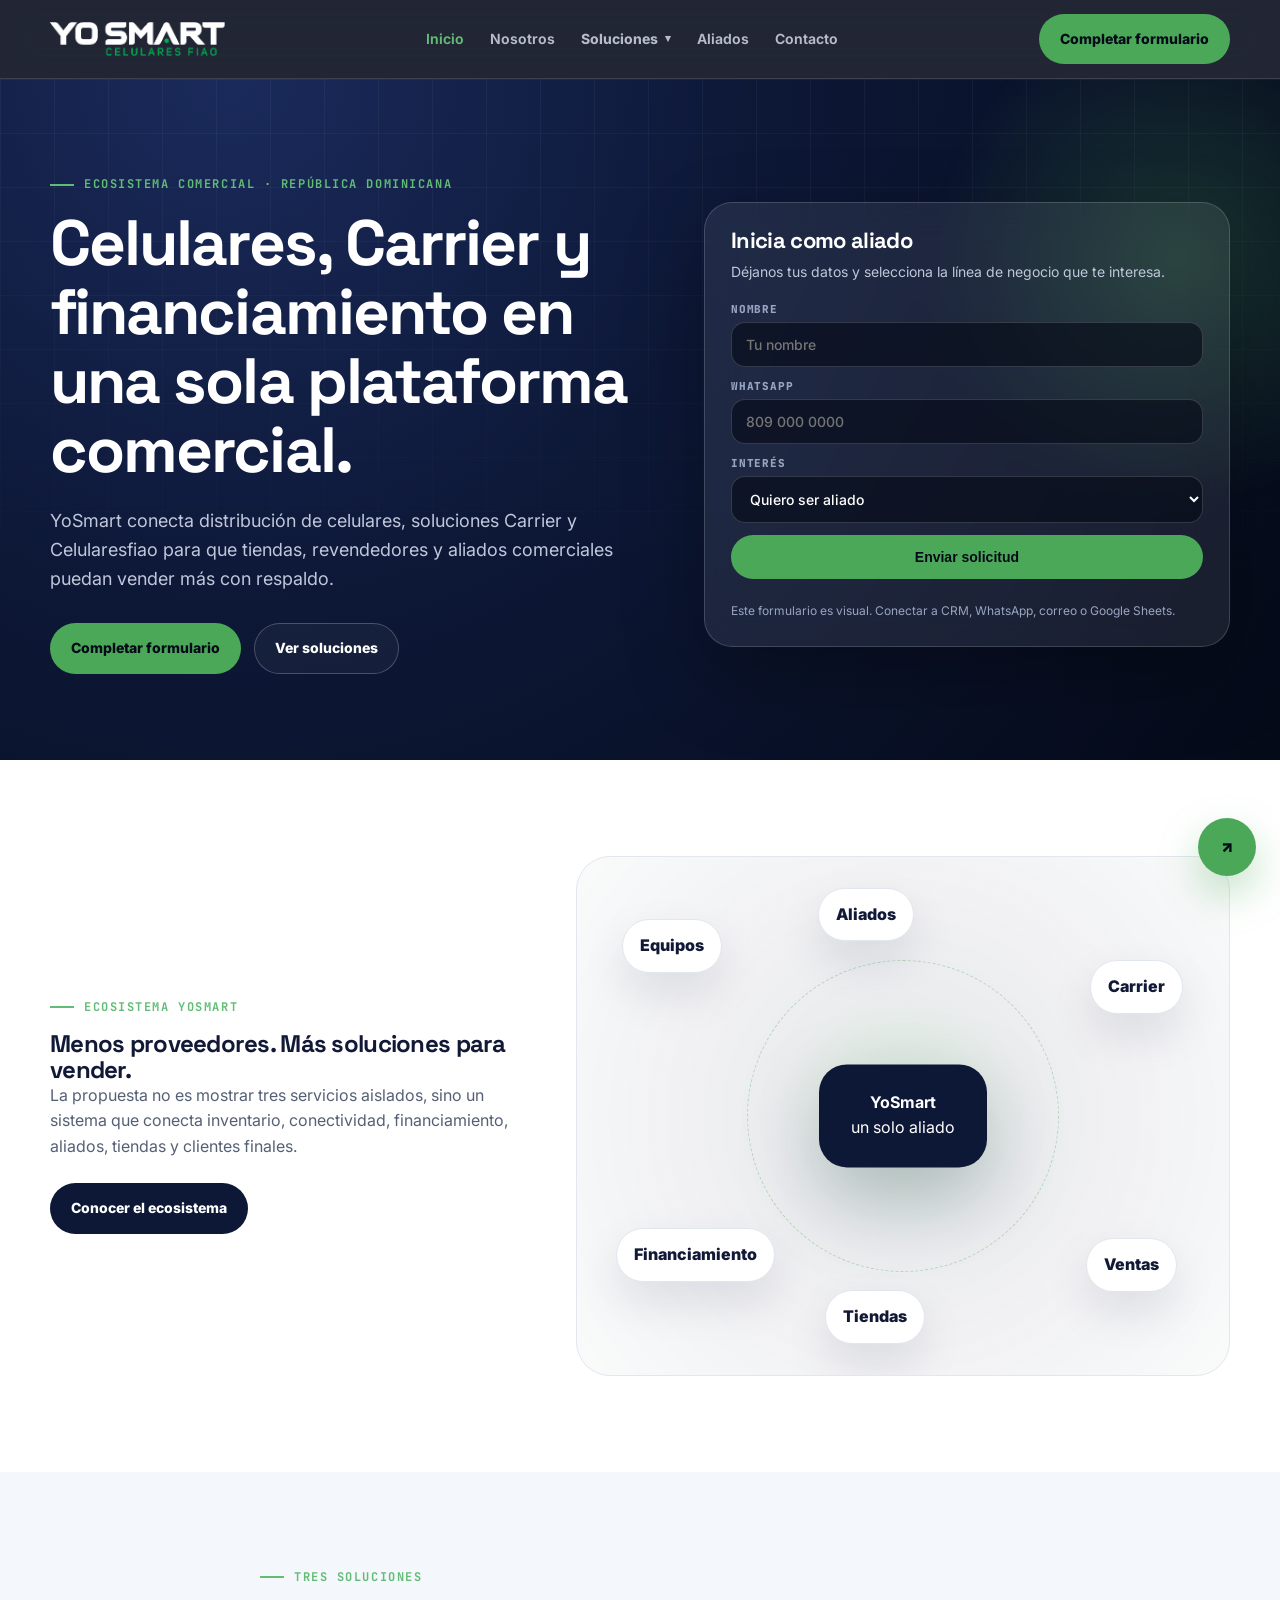
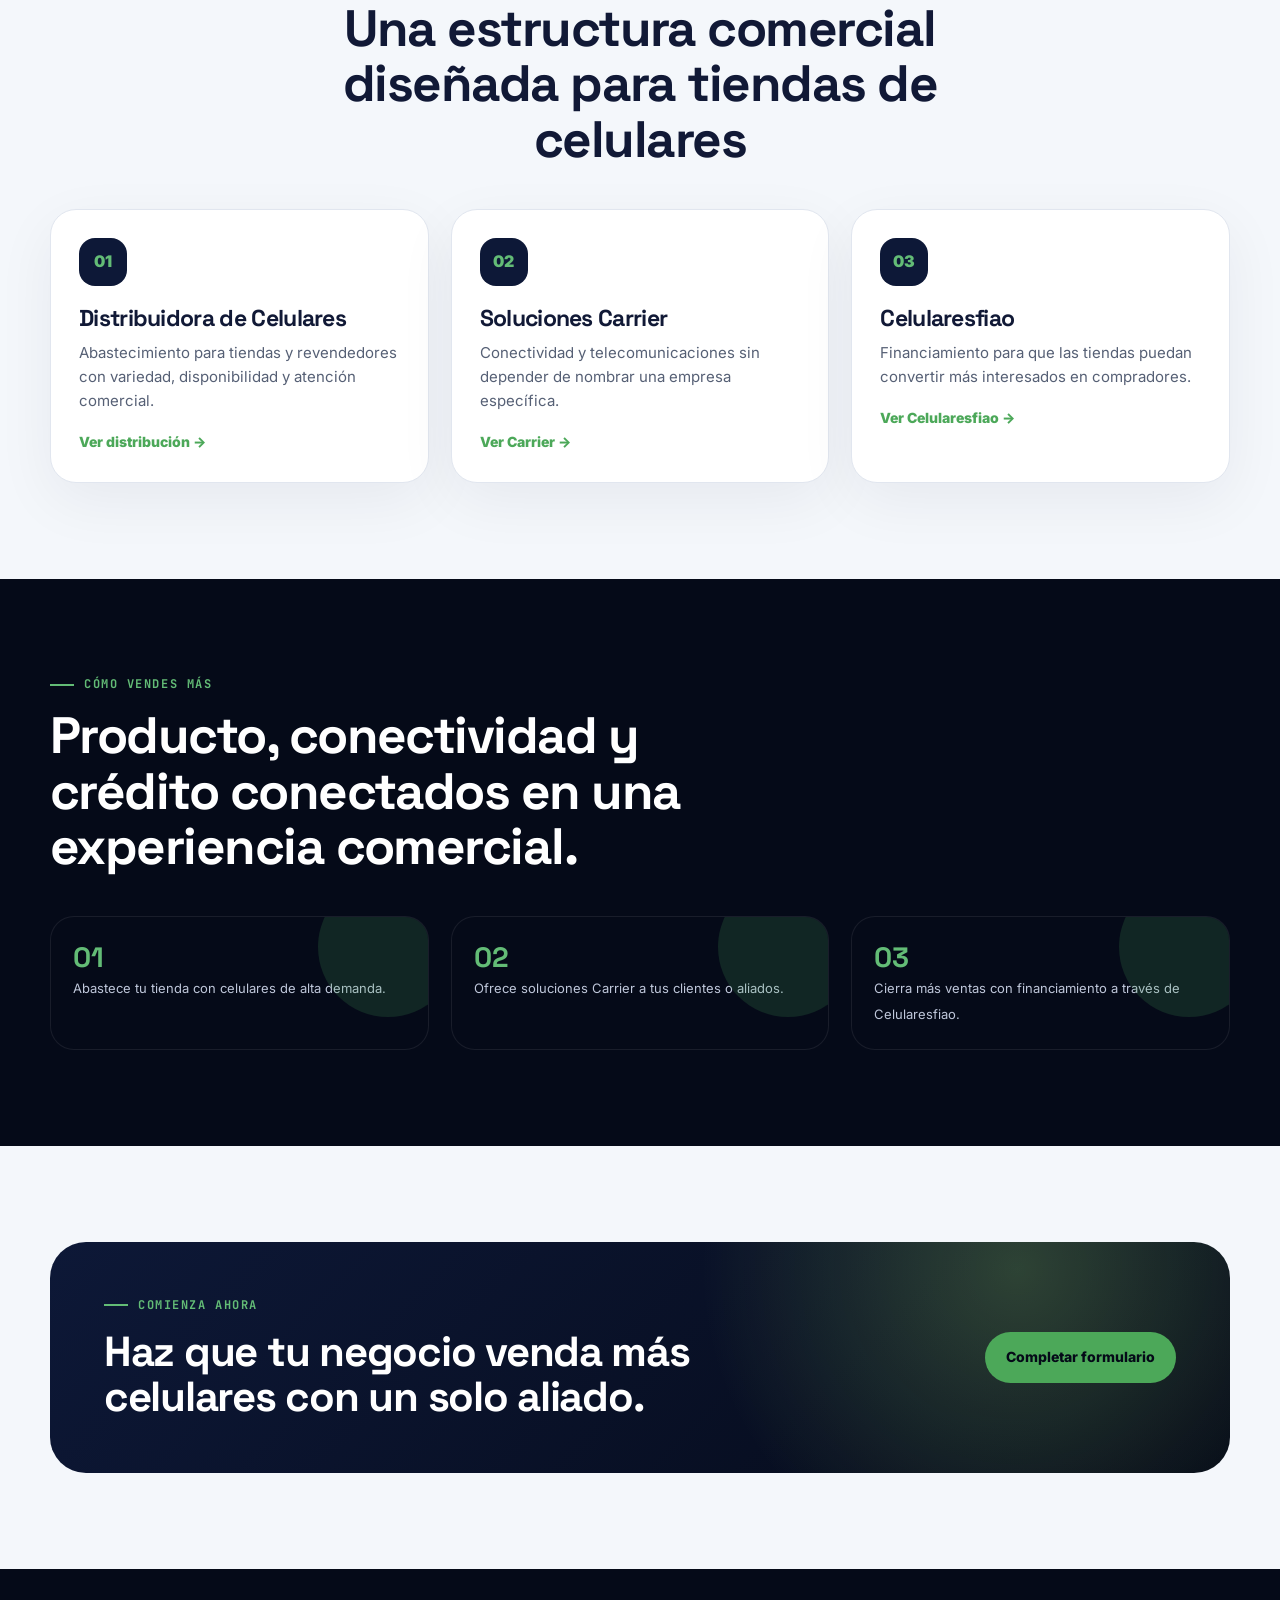
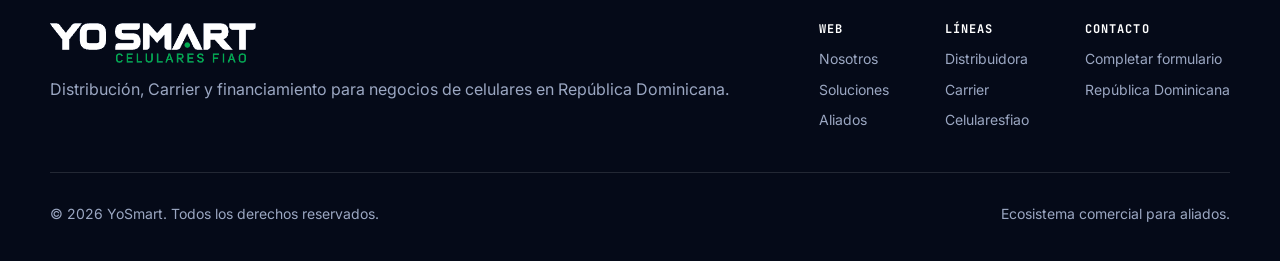
<file: index.html>
<!DOCTYPE html>
<html lang="es">
<head>
<meta charset="UTF-8"><meta name="viewport" content="width=device-width, initial-scale=1.0">
<title>YoSmart | Ecosistema comercial de celulares, Carrier y financiamiento</title><meta name="description" content="YoSmart conecta distribución de celulares, soluciones Carrier y financiamiento con Celularesfiao para aliados comerciales en RD.">
<link rel="preconnect" href="https://fonts.googleapis.com"><link rel="preconnect" href="https://fonts.gstatic.com" crossorigin>
<link href="https://fonts.googleapis.com/css2?family=Space+Grotesk:wght@500;600;700&family=Inter:wght@400;500;600;700;800&family=JetBrains+Mono:wght@500;600;700&display=swap" rel="stylesheet">
<link rel="stylesheet" href="styles.css">
</head>
<body>
<header class="header"><div class="wrap nav"><a class="logo" href="index.html"><img src="[data-uri]" alt="YoSmart"></a><nav class="nav-links">
      <a class="nav-link active" href="index.html">Inicio</a>
      <a class="nav-link" href="nosotros.html">Nosotros</a>
      <div class="nav-dropdown">
        <button class="nav-drop-toggle" type="button" aria-expanded="false">Soluciones <span>▾</span></button>
        <div class="nav-submenu">
          <a class="" href="celularesfiao.html">Celularesfiao</a>
          <a class="" href="carrier.html">Carrier</a>
          <a class="" href="distribuidora.html">Distribuidora</a>
        </div>
      </div>
      <a class="nav-link" href="aliados.html">Aliados</a>
      <a class="nav-link" href="contacto.html">Contacto</a>
    </nav><div class="nav-actions"><a class="btn btn-primary" href="contacto.html">Completar formulario</a><button class="menu-toggle" aria-label="Abrir menú">☰</button></div></div></header>

<section class="hero"><div class="wrap hero-grid"><div class="reveal"><div class="eyebrow">Ecosistema comercial · República Dominicana</div><h1>Celulares, Carrier y financiamiento en una sola plataforma comercial.</h1><p>YoSmart conecta distribución de celulares, soluciones Carrier y Celularesfiao para que tiendas, revendedores y aliados comerciales puedan vender más con respaldo.</p><div class="hero-ctas"><a href="contacto.html" class="btn btn-primary">Completar formulario</a><a href="soluciones.html" class="btn btn-ghost">Ver soluciones</a></div></div><div class="hero-form reveal"><h3>Inicia como aliado</h3><p>Déjanos tus datos y selecciona la línea de negocio que te interesa.</p><form class="form-grid"><div class="field"><label>Nombre</label><input placeholder="Tu nombre"></div><div class="field"><label>WhatsApp</label><input placeholder="809 000 0000"></div><div class="field"><label>Interés</label><select><option>Quiero ser aliado</option><option>Celulares al por mayor</option><option>Soluciones Carrier</option><option>Celularesfiao</option></select></div><button class="btn btn-primary" type="button">Enviar solicitud</button><p class="note">Este formulario es visual. Conectar a CRM, WhatsApp, correo o Google Sheets.</p></form></div></div></section>
<section class="section white"><div class="wrap ecosystem"><div class="reveal"><div class="eyebrow">Ecosistema YoSmart</div><h2>Menos proveedores. Más soluciones para vender.</h2><p class="slate">La propuesta no es mostrar tres servicios aislados, sino un sistema que conecta inventario, conectividad, financiamiento, aliados, tiendas y clientes finales.</p><a class="btn btn-dark" href="soluciones.html" style="margin-top:24px">Conocer el ecosistema</a></div><div class="eco-map reveal"><div class="eco-center"><b>YoSmart</b><br><span>un solo aliado</span></div><div class="eco-pill p1">Equipos</div><div class="eco-pill p2">Carrier</div><div class="eco-pill p3">Financiamiento</div><div class="eco-pill p4">Ventas</div><div class="eco-pill p5">Aliados</div><div class="eco-pill p6">Tiendas</div></div></div></section>
<section class="section"><div class="wrap"><div class="section-head center reveal"><div class="eyebrow">Tres soluciones</div><h2>Una estructura comercial diseñada para tiendas de celulares</h2></div><div class="grid-3"><div class="card reveal"><div class="icon">01</div><h3>Distribuidora de Celulares</h3><p>Abastecimiento para tiendas y revendedores con variedad, disponibilidad y atención comercial.</p><a class="card-link" href="distribuidora.html">Ver distribución →</a></div><div class="card reveal"><div class="icon">02</div><h3>Soluciones Carrier</h3><p>Conectividad y telecomunicaciones sin depender de nombrar una empresa específica.</p><a class="card-link" href="carrier.html">Ver Carrier →</a></div><div class="card reveal"><div class="icon">03</div><h3>Celularesfiao</h3><p>Financiamiento para que las tiendas puedan convertir más interesados en compradores.</p><a class="card-link" href="celularesfiao.html">Ver Celularesfiao →</a></div></div></div></section>
<section class="section deep"><div class="wrap"><div class="section-head reveal"><div class="eyebrow">Cómo vendes más</div><h2>Producto, conectividad y crédito conectados en una experiencia comercial.</h2></div><div class="grid-3"><div class="dash-card reveal"><b>01</b><span>Abastece tu tienda con celulares de alta demanda.</span></div><div class="dash-card reveal"><b>02</b><span>Ofrece soluciones Carrier a tus clientes o aliados.</span></div><div class="dash-card reveal"><b>03</b><span>Cierra más ventas con financiamiento a través de Celularesfiao.</span></div></div></div></section>
<section class="section"><div class="wrap cta reveal"><div><div class="eyebrow">Comienza ahora</div><h2>Haz que tu negocio venda más celulares con un solo aliado.</h2></div><a class="btn btn-primary" href="contacto.html">Completar formulario</a></div></section>

<a class="wa" href="contacto.html" aria-label="Formulario">↗</a>
<footer class="footer"><div class="wrap"><div class="footer-grid"><div><img src="[data-uri]" alt="YoSmart"><p>Distribución, Carrier y financiamiento para negocios de celulares en República Dominicana.</p></div><div class="footer-cols"><div><h4>Web</h4><a href="nosotros.html">Nosotros</a><a href="soluciones.html">Soluciones</a><a href="aliados.html">Aliados</a></div><div><h4>Líneas</h4><a href="distribuidora.html">Distribuidora</a><a href="carrier.html">Carrier</a><a href="celularesfiao.html">Celularesfiao</a></div><div><h4>Contacto</h4><a href="contacto.html">Completar formulario</a><span>República Dominicana</span></div></div></div><div class="footer-bottom"><span>© 2026 YoSmart. Todos los derechos reservados.</span><span>Ecosistema comercial para aliados.</span></div></div></footer>
<script src="main.js"></script>
</body></html>
</file>
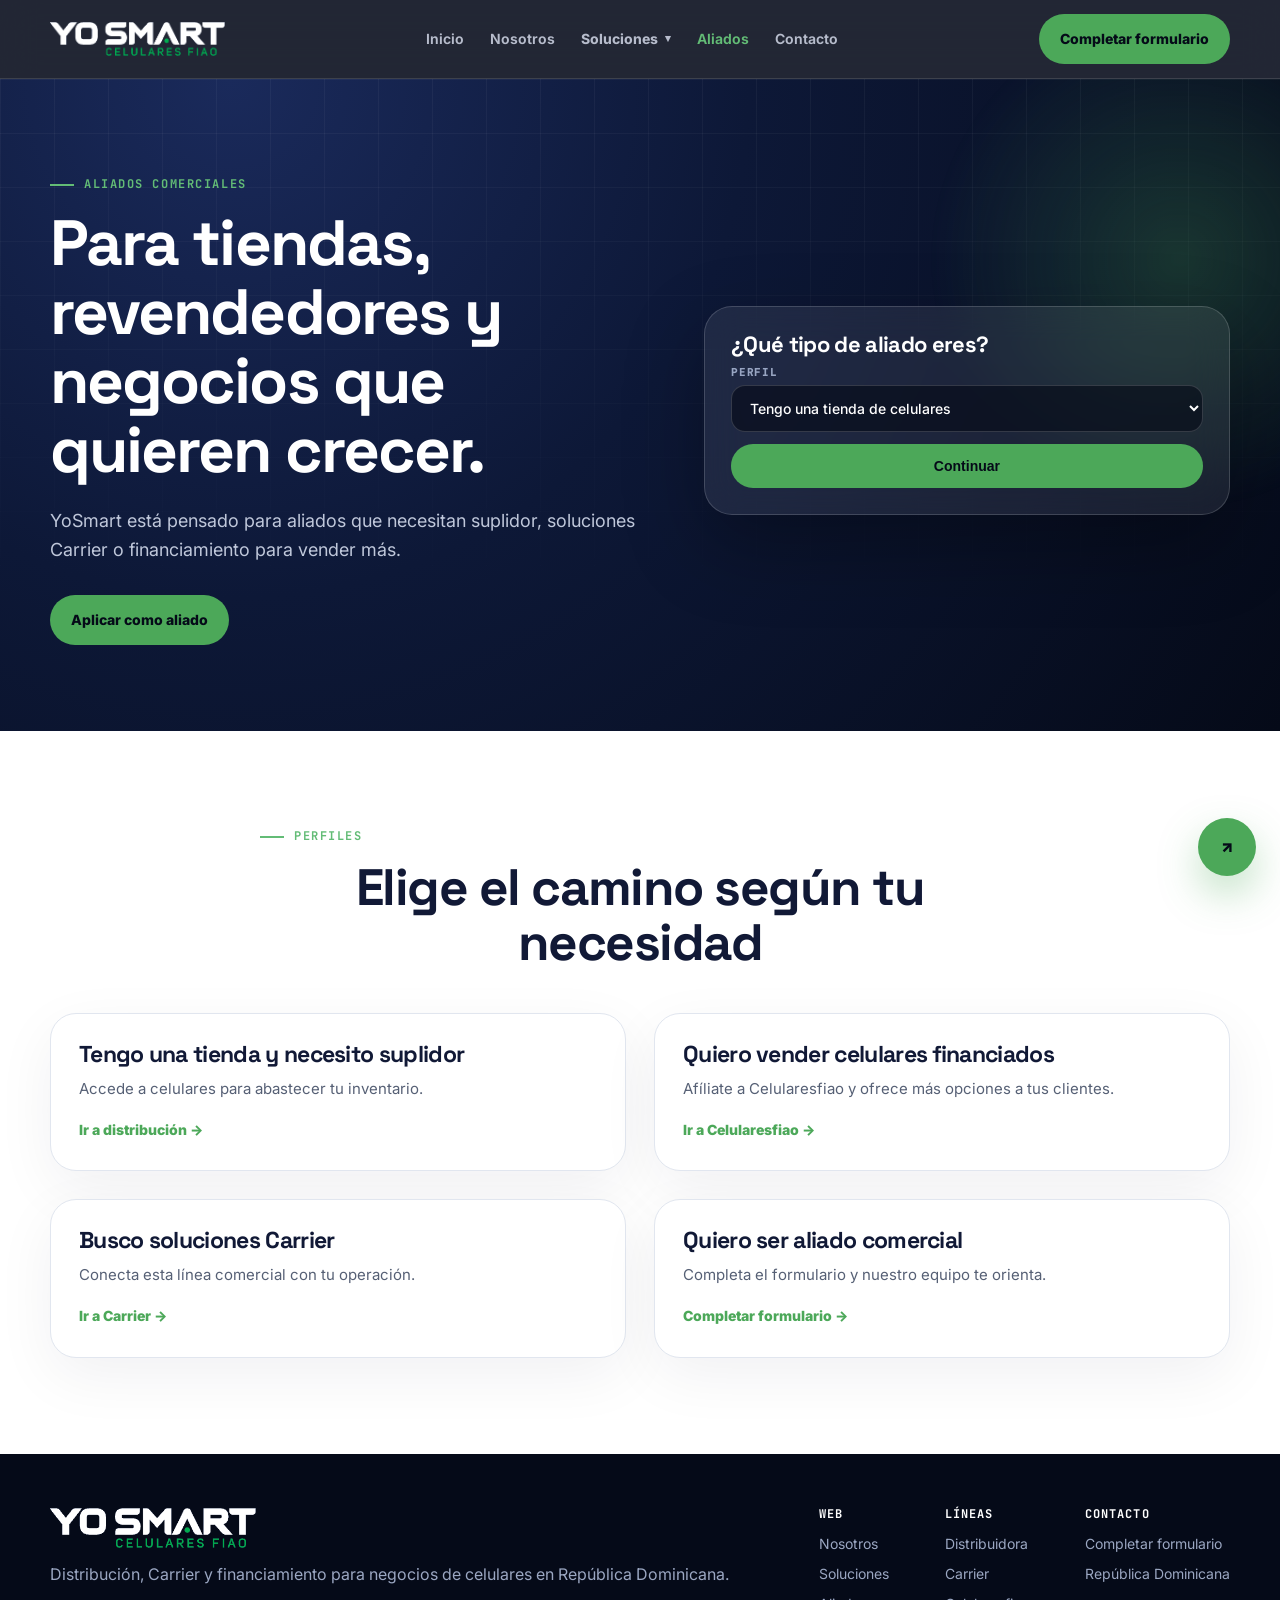
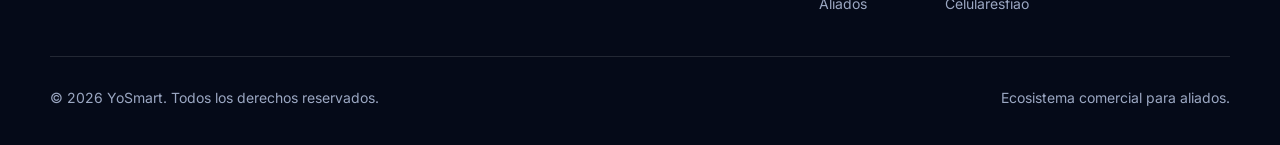
<file: aliados.html>
<!DOCTYPE html>
<html lang="es">
<head>
<meta charset="UTF-8"><meta name="viewport" content="width=device-width, initial-scale=1.0">
<title>Aliados comerciales | YoSmart</title><meta name="description" content="Aplica como aliado comercial de YoSmart para distribución, Carrier o Celularesfiao.">
<link rel="preconnect" href="https://fonts.googleapis.com"><link rel="preconnect" href="https://fonts.gstatic.com" crossorigin>
<link href="https://fonts.googleapis.com/css2?family=Space+Grotesk:wght@500;600;700&family=Inter:wght@400;500;600;700;800&family=JetBrains+Mono:wght@500;600;700&display=swap" rel="stylesheet">
<link rel="stylesheet" href="styles.css">
</head>
<body>
<header class="header"><div class="wrap nav"><a class="logo" href="index.html"><img src="[data-uri]" alt="YoSmart"></a><nav class="nav-links">
      <a class="nav-link" href="index.html">Inicio</a>
      <a class="nav-link" href="nosotros.html">Nosotros</a>
      <div class="nav-dropdown">
        <button class="nav-drop-toggle" type="button" aria-expanded="false">Soluciones <span>▾</span></button>
        <div class="nav-submenu">
          <a class="" href="celularesfiao.html">Celularesfiao</a>
          <a class="" href="carrier.html">Carrier</a>
          <a class="" href="distribuidora.html">Distribuidora</a>
        </div>
      </div>
      <a class="nav-link active" href="aliados.html">Aliados</a>
      <a class="nav-link" href="contacto.html">Contacto</a>
    </nav><div class="nav-actions"><a class="btn btn-primary" href="contacto.html">Completar formulario</a><button class="menu-toggle" aria-label="Abrir menú">☰</button></div></div></header>
<section class="hero"><div class="wrap hero-grid"><div class="reveal"><div class="eyebrow">Aliados comerciales</div><h1>Para tiendas, revendedores y negocios que quieren crecer.</h1><p>YoSmart está pensado para aliados que necesitan suplidor, soluciones Carrier o financiamiento para vender más.</p><a class="btn btn-primary" href="contacto.html">Aplicar como aliado</a></div><div class="hero-form reveal"><h3>¿Qué tipo de aliado eres?</h3><form class="form-grid"><div class="field"><label>Perfil</label><select><option>Tengo una tienda de celulares</option><option>Soy revendedor</option><option>Quiero vender financiado</option><option>Busco soluciones Carrier</option></select></div><button type="button" class="btn btn-primary">Continuar</button></form></div></div></section><section class="section white"><div class="wrap"><div class="section-head center reveal"><div class="eyebrow">Perfiles</div><h2>Elige el camino según tu necesidad</h2></div><div class="grid-2"><div class="card reveal"><h3>Tengo una tienda y necesito suplidor</h3><p>Accede a celulares para abastecer tu inventario.</p><a class="card-link" href="distribuidora.html">Ir a distribución →</a></div><div class="card reveal"><h3>Quiero vender celulares financiados</h3><p>Afíliate a Celularesfiao y ofrece más opciones a tus clientes.</p><a class="card-link" href="celularesfiao.html">Ir a Celularesfiao →</a></div><div class="card reveal"><h3>Busco soluciones Carrier</h3><p>Conecta esta línea comercial con tu operación.</p><a class="card-link" href="carrier.html">Ir a Carrier →</a></div><div class="card reveal"><h3>Quiero ser aliado comercial</h3><p>Completa el formulario y nuestro equipo te orienta.</p><a class="card-link" href="contacto.html">Completar formulario →</a></div></div></div></section>
<a class="wa" href="contacto.html" aria-label="Formulario">↗</a>
<footer class="footer"><div class="wrap"><div class="footer-grid"><div><img src="[data-uri]" alt="YoSmart"><p>Distribución, Carrier y financiamiento para negocios de celulares en República Dominicana.</p></div><div class="footer-cols"><div><h4>Web</h4><a href="nosotros.html">Nosotros</a><a href="soluciones.html">Soluciones</a><a href="aliados.html">Aliados</a></div><div><h4>Líneas</h4><a href="distribuidora.html">Distribuidora</a><a href="carrier.html">Carrier</a><a href="celularesfiao.html">Celularesfiao</a></div><div><h4>Contacto</h4><a href="contacto.html">Completar formulario</a><span>República Dominicana</span></div></div></div><div class="footer-bottom"><span>© 2026 YoSmart. Todos los derechos reservados.</span><span>Ecosistema comercial para aliados.</span></div></div></footer>
<script src="main.js"></script>
</body></html>
</file>
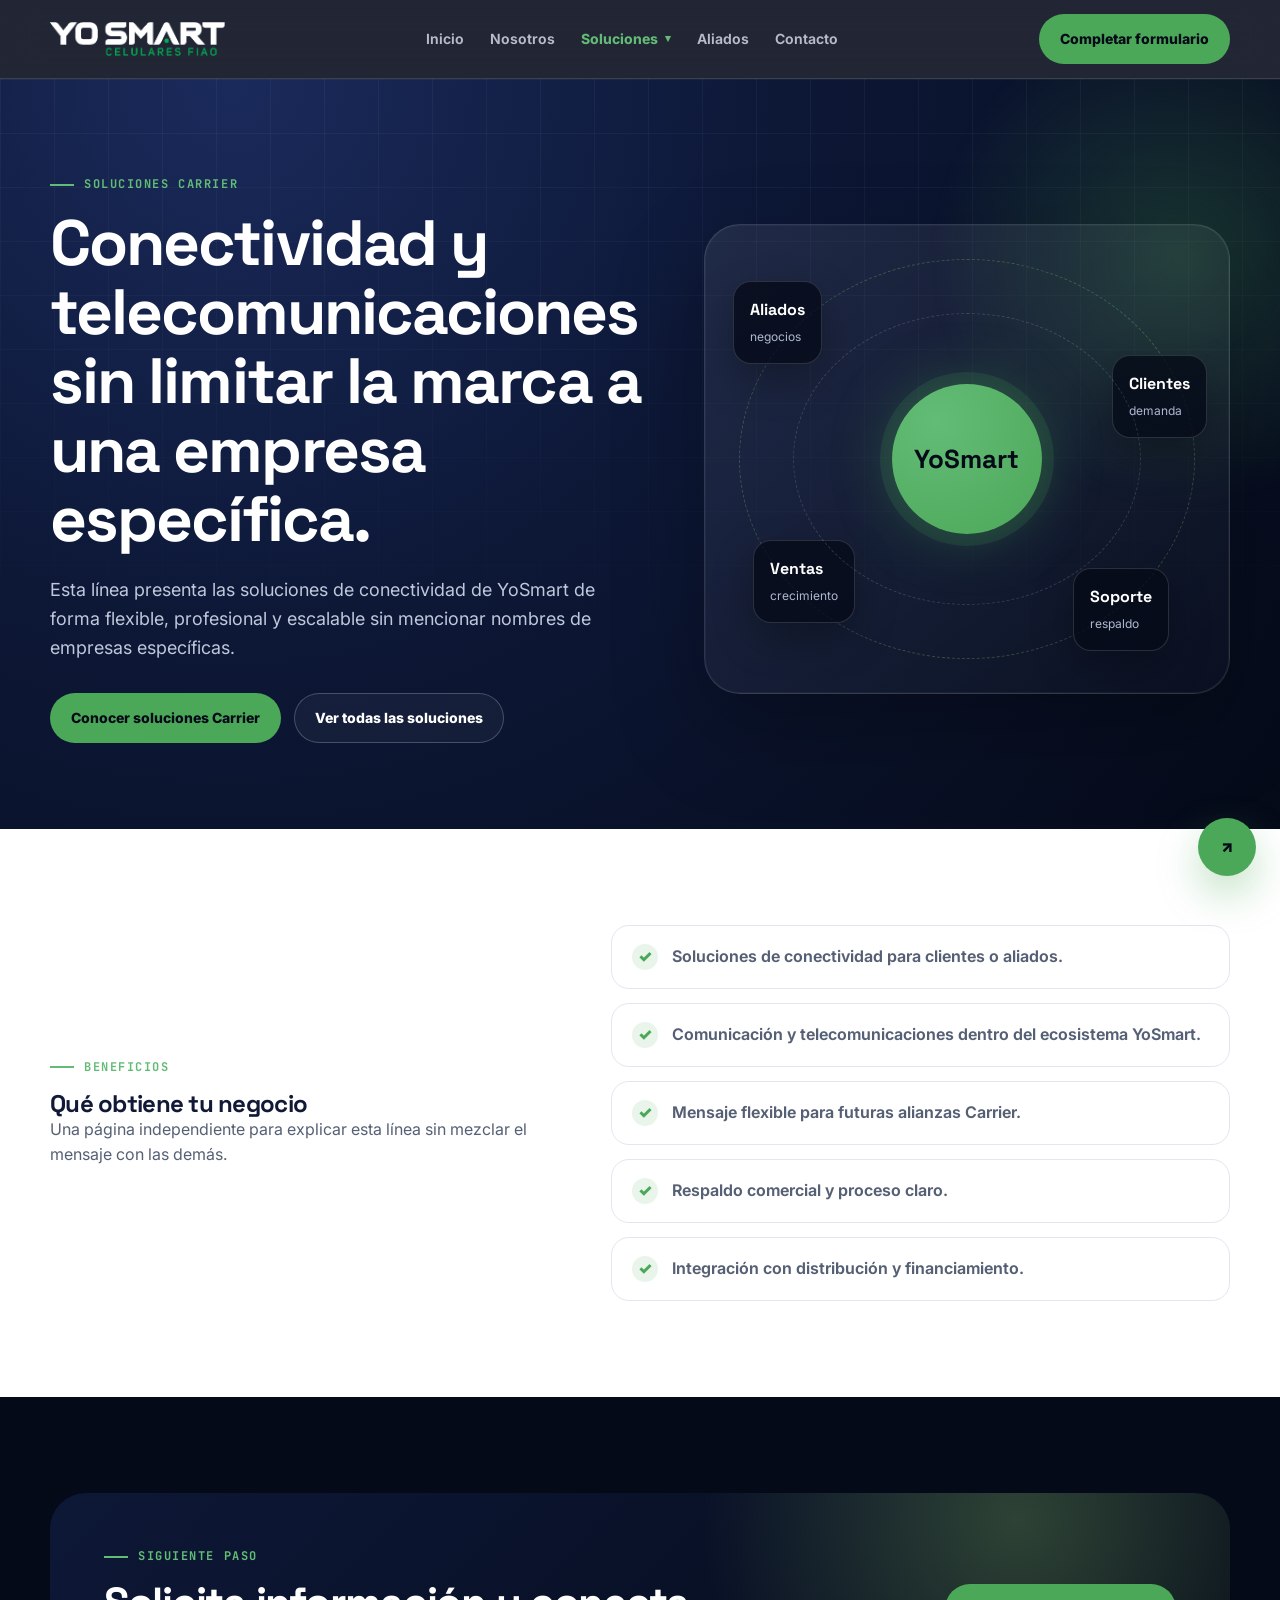
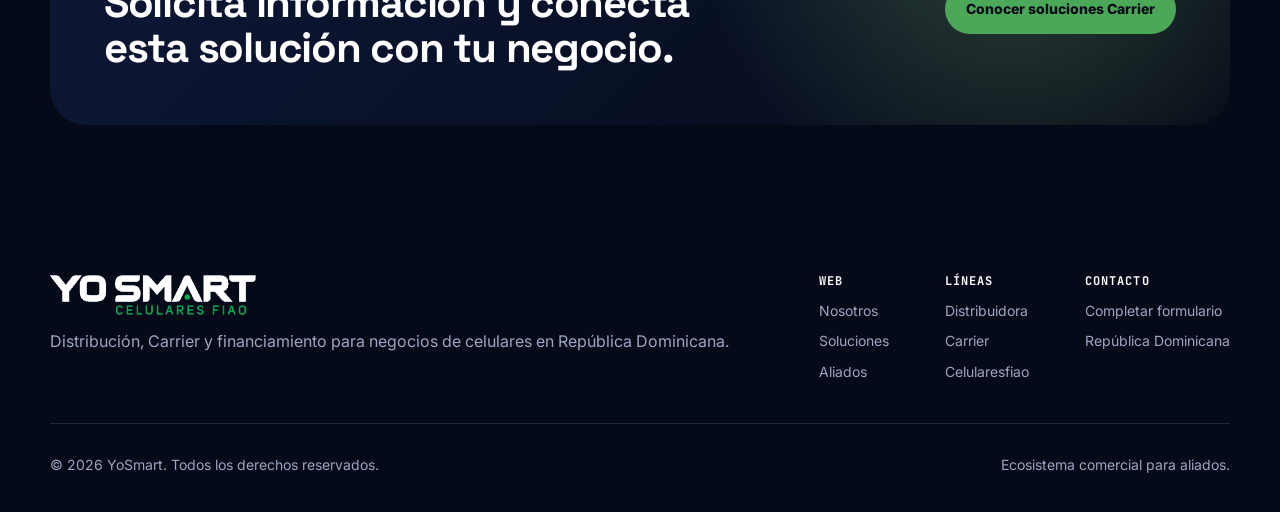
<file: carrier.html>
<!DOCTYPE html>
<html lang="es">
<head>
<meta charset="UTF-8"><meta name="viewport" content="width=device-width, initial-scale=1.0">
<title>Soluciones Carrier | YoSmart</title><meta name="description" content="Soluciones Carrier y conectividad dentro del ecosistema comercial YoSmart.">
<link rel="preconnect" href="https://fonts.googleapis.com"><link rel="preconnect" href="https://fonts.gstatic.com" crossorigin>
<link href="https://fonts.googleapis.com/css2?family=Space+Grotesk:wght@500;600;700&family=Inter:wght@400;500;600;700;800&family=JetBrains+Mono:wght@500;600;700&display=swap" rel="stylesheet">
<link rel="stylesheet" href="styles.css">
</head>
<body>
<header class="header"><div class="wrap nav"><a class="logo" href="index.html"><img src="[data-uri]" alt="YoSmart"></a><nav class="nav-links">
      <a class="nav-link" href="index.html">Inicio</a>
      <a class="nav-link" href="nosotros.html">Nosotros</a>
      <div class="nav-dropdown active">
        <button class="nav-drop-toggle" type="button" aria-expanded="false">Soluciones <span>▾</span></button>
        <div class="nav-submenu">
          <a class="" href="celularesfiao.html">Celularesfiao</a>
          <a class="active" href="carrier.html">Carrier</a>
          <a class="" href="distribuidora.html">Distribuidora</a>
        </div>
      </div>
      <a class="nav-link" href="aliados.html">Aliados</a>
      <a class="nav-link" href="contacto.html">Contacto</a>
    </nav><div class="nav-actions"><a class="btn btn-primary" href="contacto.html">Completar formulario</a><button class="menu-toggle" aria-label="Abrir menú">☰</button></div></div></header>
<section class="hero"><div class="wrap hero-grid"><div class="reveal"><div class="eyebrow">Soluciones Carrier</div><h1>Conectividad y telecomunicaciones sin limitar la marca a una empresa específica.</h1><p>Esta línea presenta las soluciones de conectividad de YoSmart de forma flexible, profesional y escalable sin mencionar nombres de empresas específicas.</p><div class="hero-ctas"><a class="btn btn-primary" href="contacto.html">Conocer soluciones Carrier</a><a class="btn btn-ghost" href="soluciones.html">Ver todas las soluciones</a></div></div><div class="hero-visual reveal"><div class="orbit"><div class="core">YoSmart</div><div class="node n1"><b>Aliados</b><span>negocios</span></div><div class="node n2"><b>Clientes</b><span>demanda</span></div><div class="node n3"><b>Ventas</b><span>crecimiento</span></div><div class="node n4"><b>Soporte</b><span>respaldo</span></div></div></div></div></section><section class="section white"><div class="wrap split"><div class="reveal"><div class="eyebrow">Beneficios</div><h2>Qué obtiene tu negocio</h2><p class="slate">Una página independiente para explicar esta línea sin mezclar el mensaje con las demás.</p></div><ul class="big-list reveal"><li>Soluciones de conectividad para clientes o aliados.</li><li>Comunicación y telecomunicaciones dentro del ecosistema YoSmart.</li><li>Mensaje flexible para futuras alianzas Carrier.</li><li>Respaldo comercial y proceso claro.</li><li>Integración con distribución y financiamiento.</li></ul></div></section><section class="section deep"><div class="wrap cta reveal"><div><div class="eyebrow">Siguiente paso</div><h2>Solicita información y conecta esta solución con tu negocio.</h2></div><a class="btn btn-primary" href="contacto.html">Conocer soluciones Carrier</a></div></section>
<a class="wa" href="contacto.html" aria-label="Formulario">↗</a>
<footer class="footer"><div class="wrap"><div class="footer-grid"><div><img src="[data-uri]" alt="YoSmart"><p>Distribución, Carrier y financiamiento para negocios de celulares en República Dominicana.</p></div><div class="footer-cols"><div><h4>Web</h4><a href="nosotros.html">Nosotros</a><a href="soluciones.html">Soluciones</a><a href="aliados.html">Aliados</a></div><div><h4>Líneas</h4><a href="distribuidora.html">Distribuidora</a><a href="carrier.html">Carrier</a><a href="celularesfiao.html">Celularesfiao</a></div><div><h4>Contacto</h4><a href="contacto.html">Completar formulario</a><span>República Dominicana</span></div></div></div><div class="footer-bottom"><span>© 2026 YoSmart. Todos los derechos reservados.</span><span>Ecosistema comercial para aliados.</span></div></div></footer>
<script src="main.js"></script>
</body></html>
</file>
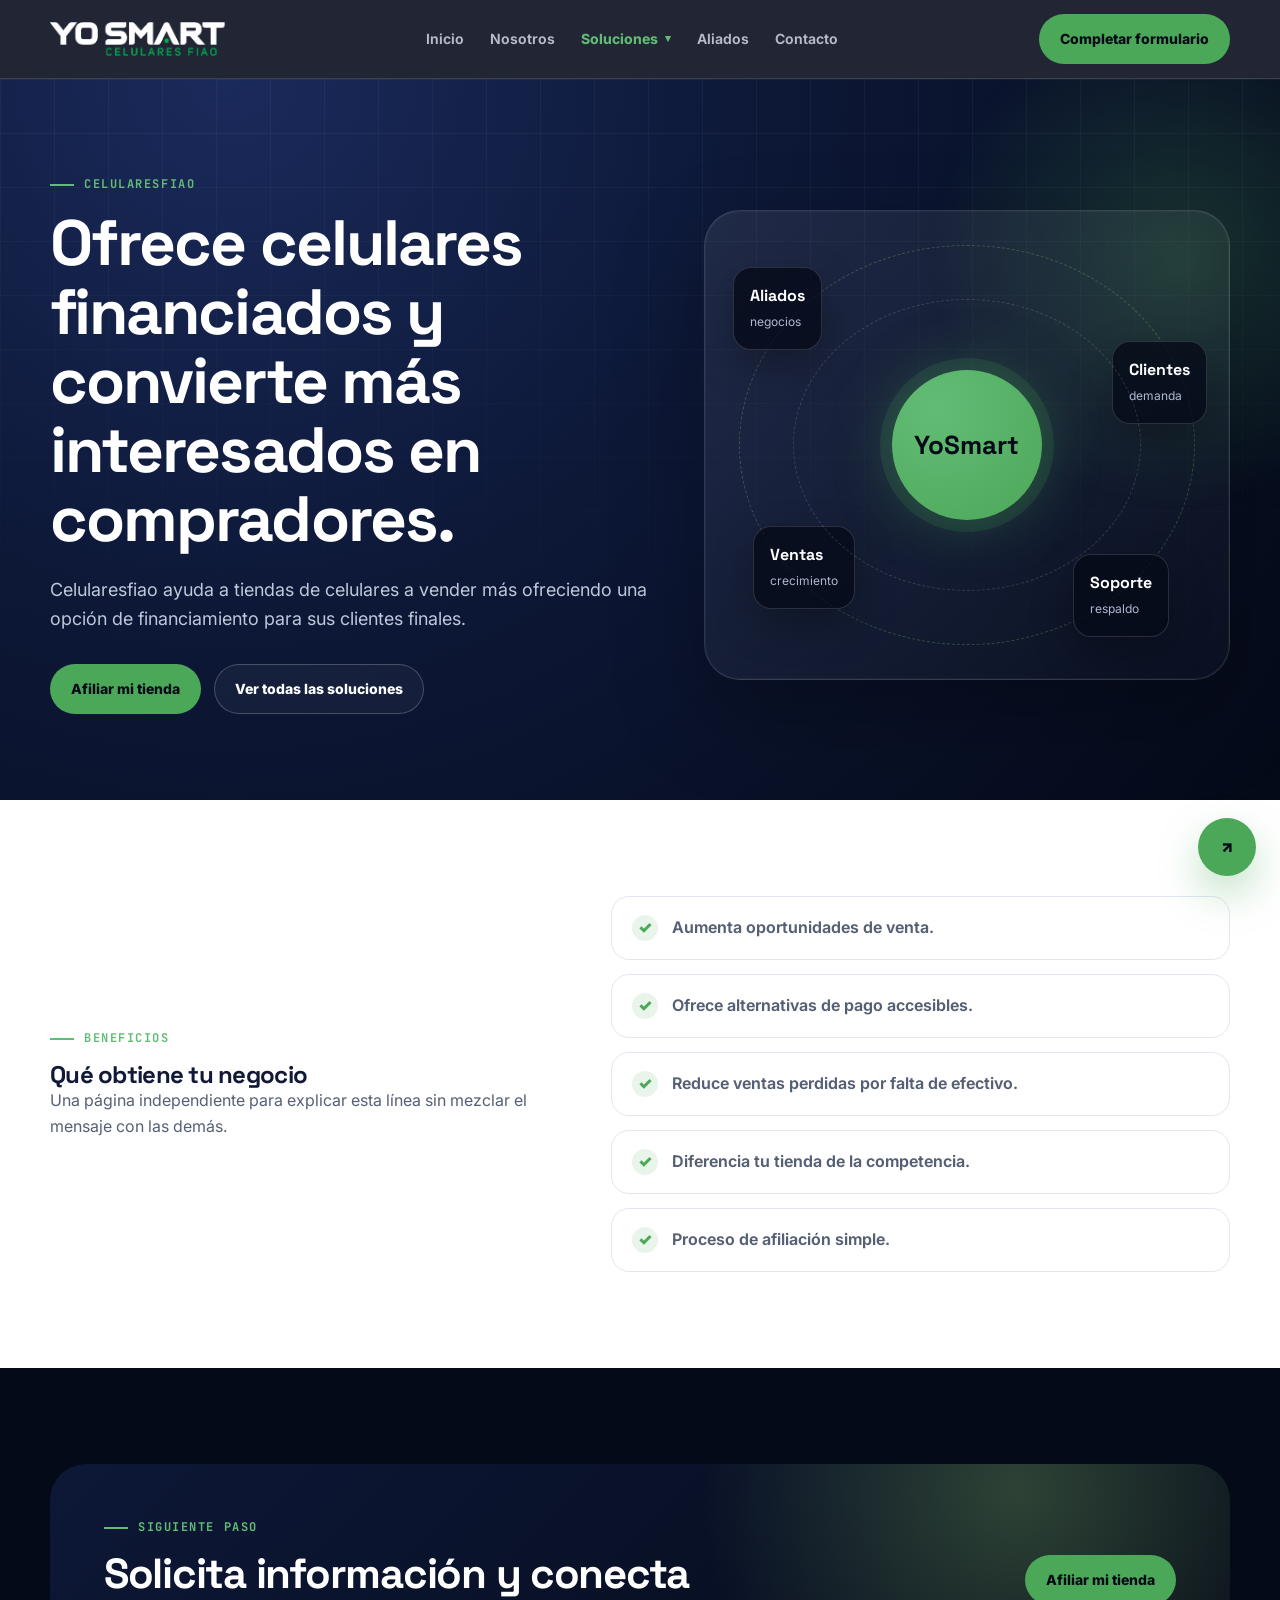
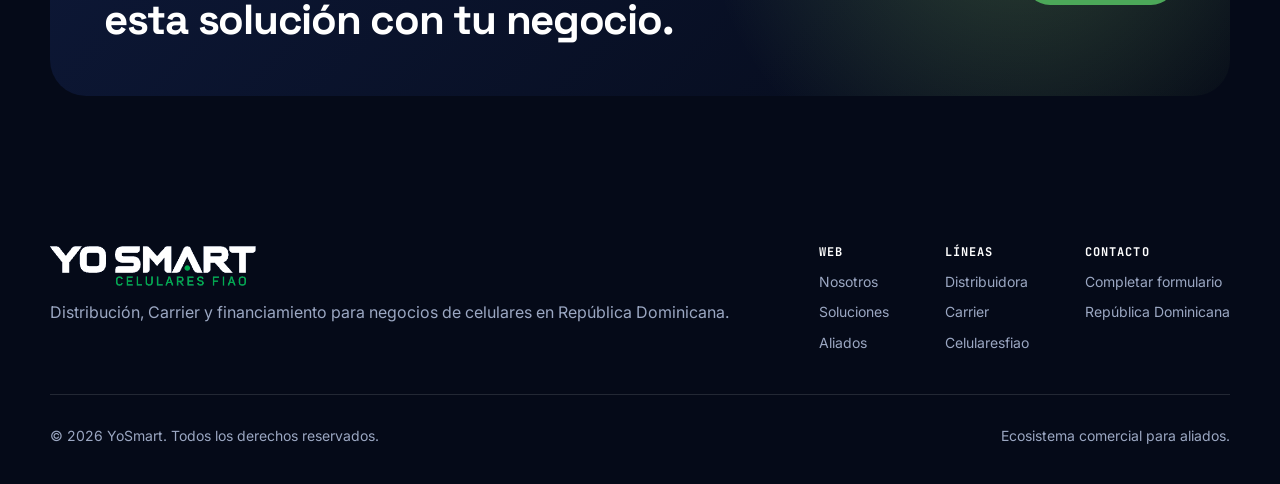
<file: celularesfiao.html>
<!DOCTYPE html>
<html lang="es">
<head>
<meta charset="UTF-8"><meta name="viewport" content="width=device-width, initial-scale=1.0">
<title>Celularesfiao | YoSmart</title><meta name="description" content="Financiamiento de celulares para tiendas que quieren vender más.">
<link rel="preconnect" href="https://fonts.googleapis.com"><link rel="preconnect" href="https://fonts.gstatic.com" crossorigin>
<link href="https://fonts.googleapis.com/css2?family=Space+Grotesk:wght@500;600;700&family=Inter:wght@400;500;600;700;800&family=JetBrains+Mono:wght@500;600;700&display=swap" rel="stylesheet">
<link rel="stylesheet" href="styles.css">
</head>
<body>
<header class="header"><div class="wrap nav"><a class="logo" href="index.html"><img src="[data-uri]" alt="YoSmart"></a><nav class="nav-links">
      <a class="nav-link" href="index.html">Inicio</a>
      <a class="nav-link" href="nosotros.html">Nosotros</a>
      <div class="nav-dropdown active">
        <button class="nav-drop-toggle" type="button" aria-expanded="false">Soluciones <span>▾</span></button>
        <div class="nav-submenu">
          <a class="active" href="celularesfiao.html">Celularesfiao</a>
          <a class="" href="carrier.html">Carrier</a>
          <a class="" href="distribuidora.html">Distribuidora</a>
        </div>
      </div>
      <a class="nav-link" href="aliados.html">Aliados</a>
      <a class="nav-link" href="contacto.html">Contacto</a>
    </nav><div class="nav-actions"><a class="btn btn-primary" href="contacto.html">Completar formulario</a><button class="menu-toggle" aria-label="Abrir menú">☰</button></div></div></header>
<section class="hero"><div class="wrap hero-grid"><div class="reveal"><div class="eyebrow">Celularesfiao</div><h1>Ofrece celulares financiados y convierte más interesados en compradores.</h1><p>Celularesfiao ayuda a tiendas de celulares a vender más ofreciendo una opción de financiamiento para sus clientes finales.</p><div class="hero-ctas"><a class="btn btn-primary" href="contacto.html">Afiliar mi tienda</a><a class="btn btn-ghost" href="soluciones.html">Ver todas las soluciones</a></div></div><div class="hero-visual reveal"><div class="orbit"><div class="core">YoSmart</div><div class="node n1"><b>Aliados</b><span>negocios</span></div><div class="node n2"><b>Clientes</b><span>demanda</span></div><div class="node n3"><b>Ventas</b><span>crecimiento</span></div><div class="node n4"><b>Soporte</b><span>respaldo</span></div></div></div></div></section><section class="section white"><div class="wrap split"><div class="reveal"><div class="eyebrow">Beneficios</div><h2>Qué obtiene tu negocio</h2><p class="slate">Una página independiente para explicar esta línea sin mezclar el mensaje con las demás.</p></div><ul class="big-list reveal"><li>Aumenta oportunidades de venta.</li><li>Ofrece alternativas de pago accesibles.</li><li>Reduce ventas perdidas por falta de efectivo.</li><li>Diferencia tu tienda de la competencia.</li><li>Proceso de afiliación simple.</li></ul></div></section><section class="section deep"><div class="wrap cta reveal"><div><div class="eyebrow">Siguiente paso</div><h2>Solicita información y conecta esta solución con tu negocio.</h2></div><a class="btn btn-primary" href="contacto.html">Afiliar mi tienda</a></div></section>
<a class="wa" href="contacto.html" aria-label="Formulario">↗</a>
<footer class="footer"><div class="wrap"><div class="footer-grid"><div><img src="[data-uri]" alt="YoSmart"><p>Distribución, Carrier y financiamiento para negocios de celulares en República Dominicana.</p></div><div class="footer-cols"><div><h4>Web</h4><a href="nosotros.html">Nosotros</a><a href="soluciones.html">Soluciones</a><a href="aliados.html">Aliados</a></div><div><h4>Líneas</h4><a href="distribuidora.html">Distribuidora</a><a href="carrier.html">Carrier</a><a href="celularesfiao.html">Celularesfiao</a></div><div><h4>Contacto</h4><a href="contacto.html">Completar formulario</a><span>República Dominicana</span></div></div></div><div class="footer-bottom"><span>© 2026 YoSmart. Todos los derechos reservados.</span><span>Ecosistema comercial para aliados.</span></div></div></footer>
<script src="main.js"></script>
</body></html>
</file>
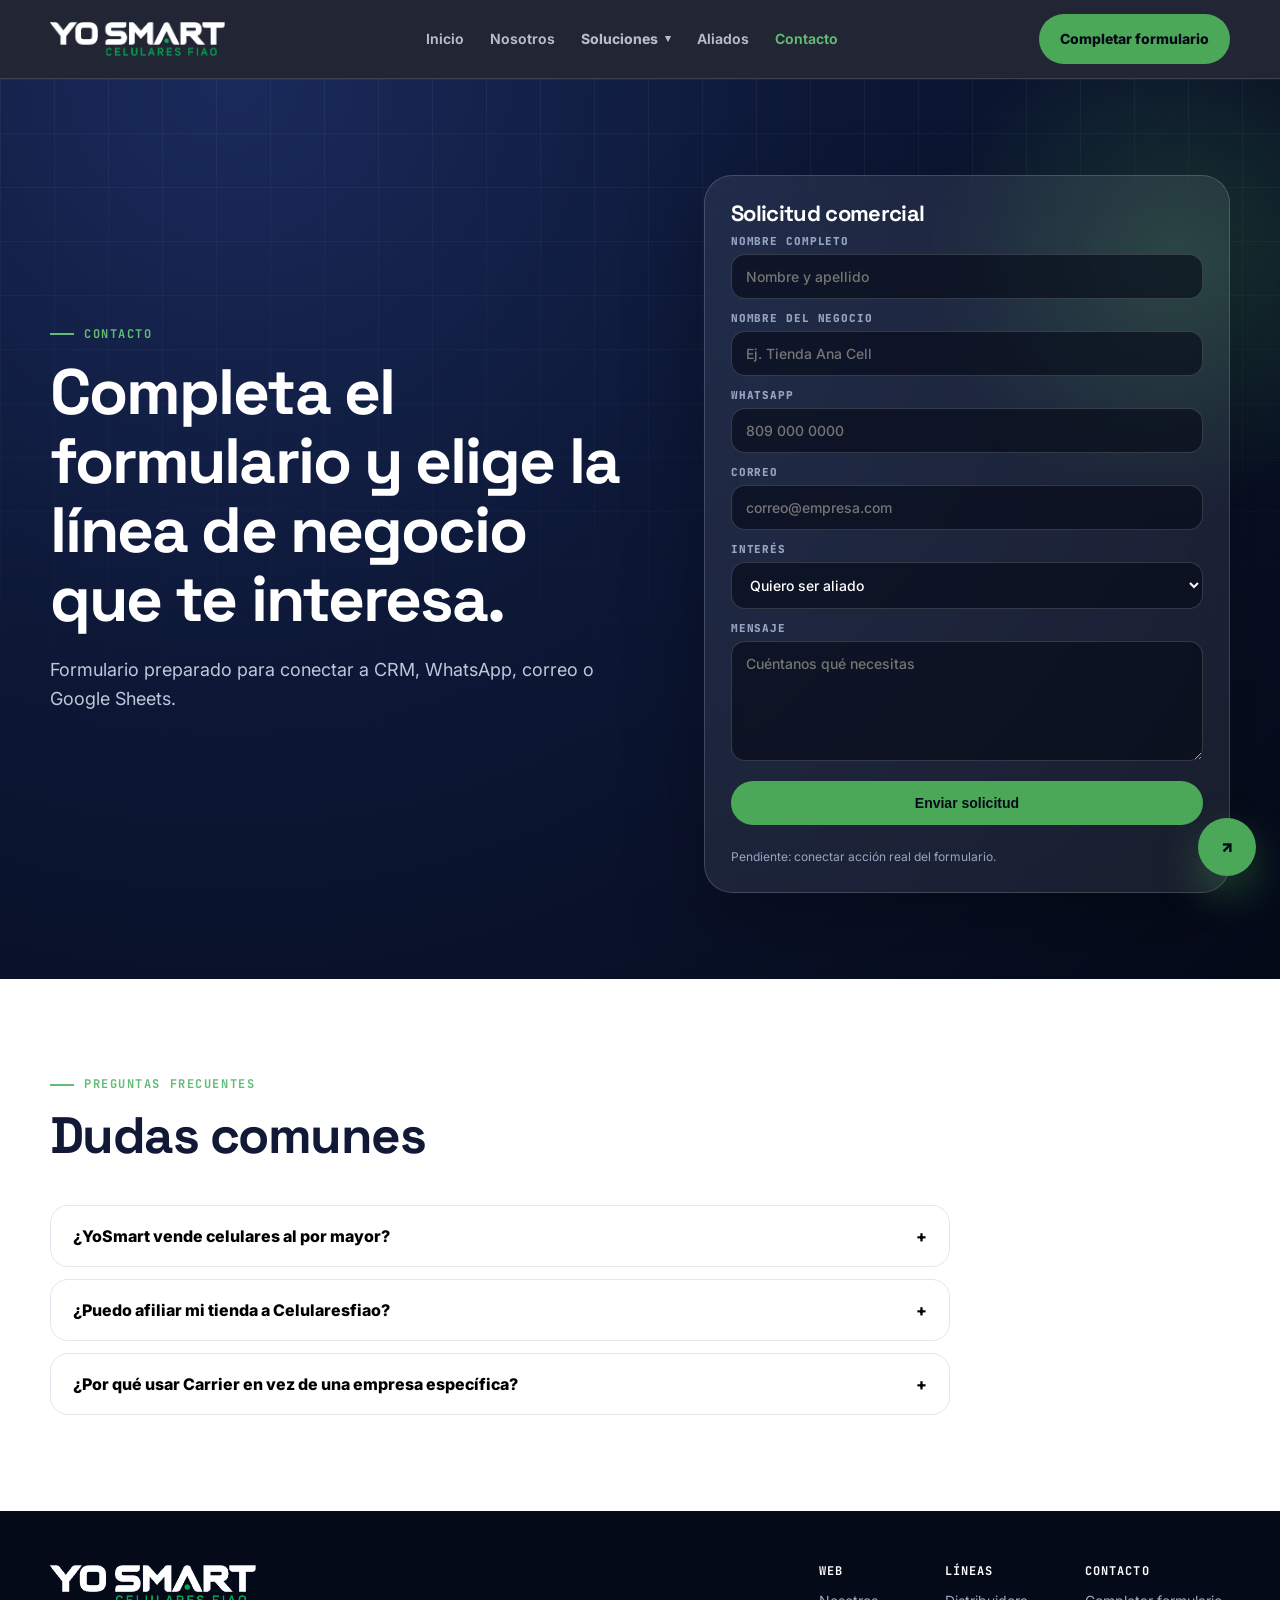
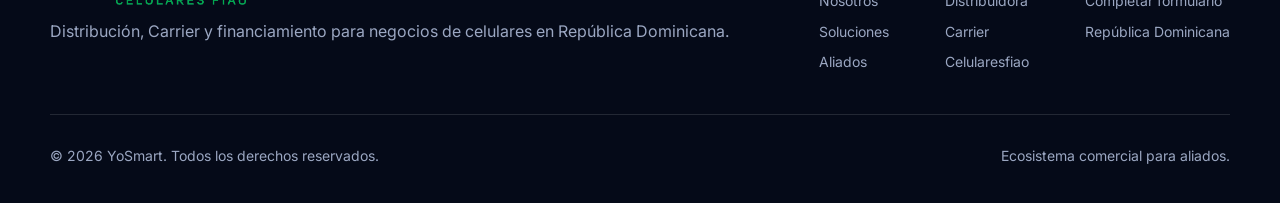
<file: contacto.html>
<!DOCTYPE html>
<html lang="es">
<head>
<meta charset="UTF-8"><meta name="viewport" content="width=device-width, initial-scale=1.0">
<title>Contacto | YoSmart</title><meta name="description" content="Completa el formulario comercial de YoSmart.">
<link rel="preconnect" href="https://fonts.googleapis.com"><link rel="preconnect" href="https://fonts.gstatic.com" crossorigin>
<link href="https://fonts.googleapis.com/css2?family=Space+Grotesk:wght@500;600;700&family=Inter:wght@400;500;600;700;800&family=JetBrains+Mono:wght@500;600;700&display=swap" rel="stylesheet">
<link rel="stylesheet" href="styles.css">
</head>
<body>
<header class="header"><div class="wrap nav"><a class="logo" href="index.html"><img src="[data-uri]" alt="YoSmart"></a><nav class="nav-links">
      <a class="nav-link" href="index.html">Inicio</a>
      <a class="nav-link" href="nosotros.html">Nosotros</a>
      <div class="nav-dropdown">
        <button class="nav-drop-toggle" type="button" aria-expanded="false">Soluciones <span>▾</span></button>
        <div class="nav-submenu">
          <a class="" href="celularesfiao.html">Celularesfiao</a>
          <a class="" href="carrier.html">Carrier</a>
          <a class="" href="distribuidora.html">Distribuidora</a>
        </div>
      </div>
      <a class="nav-link" href="aliados.html">Aliados</a>
      <a class="nav-link active" href="contacto.html">Contacto</a>
    </nav><div class="nav-actions"><a class="btn btn-primary" href="contacto.html">Completar formulario</a><button class="menu-toggle" aria-label="Abrir menú">☰</button></div></div></header>
<section class="hero"><div class="wrap hero-grid"><div class="reveal"><div class="eyebrow">Contacto</div><h1>Completa el formulario y elige la línea de negocio que te interesa.</h1><p>Formulario preparado para conectar a CRM, WhatsApp, correo o Google Sheets.</p></div><div class="hero-form reveal"><h3>Solicitud comercial</h3><form class="form-grid"><div class="field"><label>Nombre completo</label><input placeholder="Nombre y apellido"></div><div class="field"><label>Nombre del negocio</label><input placeholder="Ej. Tienda Ana Cell"></div><div class="field"><label>WhatsApp</label><input placeholder="809 000 0000"></div><div class="field"><label>Correo</label><input placeholder="correo@empresa.com"></div><div class="field"><label>Interés</label><select><option>Quiero ser aliado</option><option>Celulares al por mayor</option><option>Soluciones Carrier</option><option>Afiliar mi tienda a Celularesfiao</option><option>Otro</option></select></div><div class="field"><label>Mensaje</label><textarea placeholder="Cuéntanos qué necesitas"></textarea></div><button class="btn btn-primary" type="button">Enviar solicitud</button><p class="note">Pendiente: conectar acción real del formulario.</p></form></div></div></section><section class="section white"><div class="wrap"><div class="section-head reveal"><div class="eyebrow">Preguntas frecuentes</div><h2>Dudas comunes</h2></div><div class="faq-list"><div class="faq-item reveal"><button class="faq-q">¿YoSmart vende celulares al por mayor?<span>+</span></button><div class="faq-a">Sí. La línea de distribuidora está pensada para tiendas, revendedores y aliados comerciales.</div></div><div class="faq-item reveal"><button class="faq-q">¿Puedo afiliar mi tienda a Celularesfiao?<span>+</span></button><div class="faq-a">Sí. Puedes completar el formulario y seleccionar Celularesfiao como interés.</div></div><div class="faq-item reveal"><button class="faq-q">¿Por qué usar Carrier en vez de una empresa específica?<span>+</span></button><div class="faq-a">Permite presentar la línea de conectividad sin limitar la web a una sola marca o alianza.</div></div></div></div></section>
<a class="wa" href="contacto.html" aria-label="Formulario">↗</a>
<footer class="footer"><div class="wrap"><div class="footer-grid"><div><img src="[data-uri]" alt="YoSmart"><p>Distribución, Carrier y financiamiento para negocios de celulares en República Dominicana.</p></div><div class="footer-cols"><div><h4>Web</h4><a href="nosotros.html">Nosotros</a><a href="soluciones.html">Soluciones</a><a href="aliados.html">Aliados</a></div><div><h4>Líneas</h4><a href="distribuidora.html">Distribuidora</a><a href="carrier.html">Carrier</a><a href="celularesfiao.html">Celularesfiao</a></div><div><h4>Contacto</h4><a href="contacto.html">Completar formulario</a><span>República Dominicana</span></div></div></div><div class="footer-bottom"><span>© 2026 YoSmart. Todos los derechos reservados.</span><span>Ecosistema comercial para aliados.</span></div></div></footer>
<script src="main.js"></script>
</body></html>
</file>
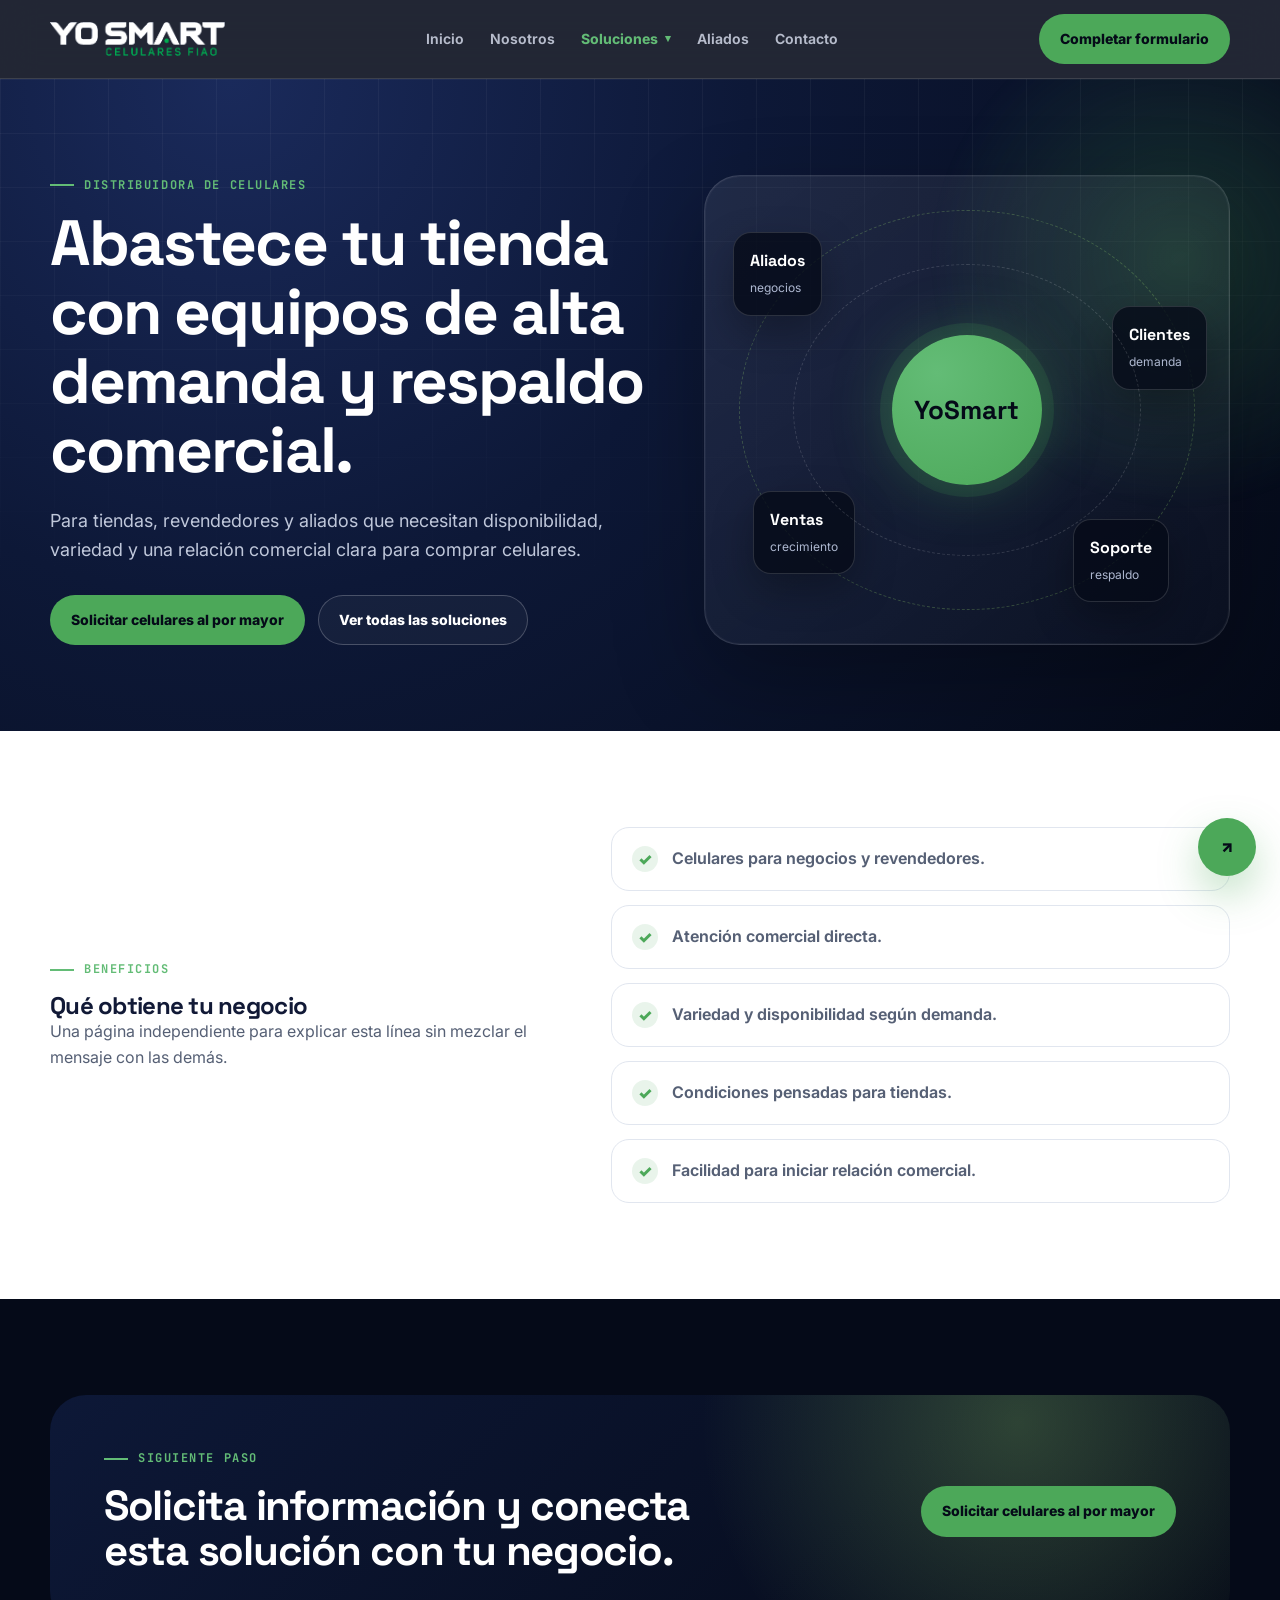
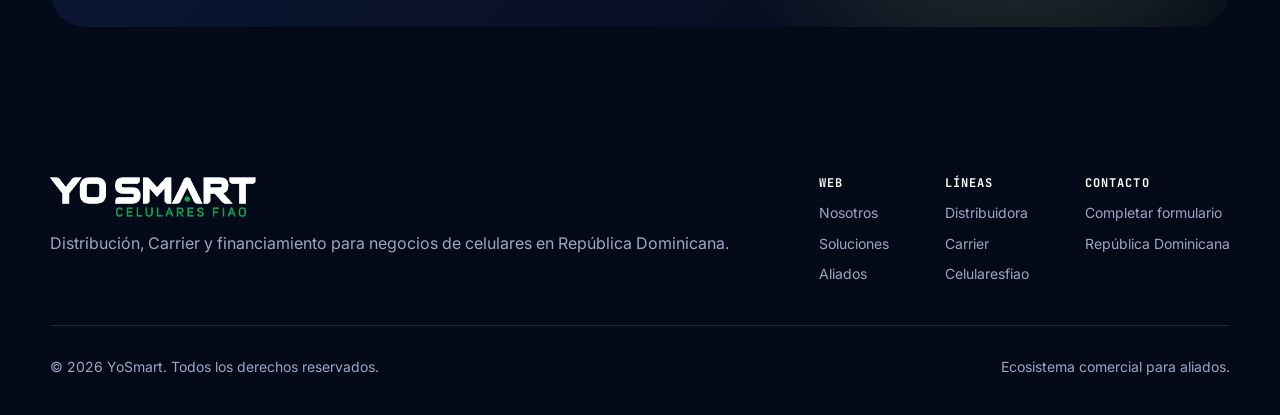
<file: distribuidora.html>
<!DOCTYPE html>
<html lang="es">
<head>
<meta charset="UTF-8"><meta name="viewport" content="width=device-width, initial-scale=1.0">
<title>Distribuidora de celulares | YoSmart</title><meta name="description" content="Celulares al por mayor para tiendas, revendedores y aliados comerciales.">
<link rel="preconnect" href="https://fonts.googleapis.com"><link rel="preconnect" href="https://fonts.gstatic.com" crossorigin>
<link href="https://fonts.googleapis.com/css2?family=Space+Grotesk:wght@500;600;700&family=Inter:wght@400;500;600;700;800&family=JetBrains+Mono:wght@500;600;700&display=swap" rel="stylesheet">
<link rel="stylesheet" href="styles.css">
</head>
<body>
<header class="header"><div class="wrap nav"><a class="logo" href="index.html"><img src="[data-uri]" alt="YoSmart"></a><nav class="nav-links">
      <a class="nav-link" href="index.html">Inicio</a>
      <a class="nav-link" href="nosotros.html">Nosotros</a>
      <div class="nav-dropdown active">
        <button class="nav-drop-toggle" type="button" aria-expanded="false">Soluciones <span>▾</span></button>
        <div class="nav-submenu">
          <a class="" href="celularesfiao.html">Celularesfiao</a>
          <a class="" href="carrier.html">Carrier</a>
          <a class="active" href="distribuidora.html">Distribuidora</a>
        </div>
      </div>
      <a class="nav-link" href="aliados.html">Aliados</a>
      <a class="nav-link" href="contacto.html">Contacto</a>
    </nav><div class="nav-actions"><a class="btn btn-primary" href="contacto.html">Completar formulario</a><button class="menu-toggle" aria-label="Abrir menú">☰</button></div></div></header>
<section class="hero"><div class="wrap hero-grid"><div class="reveal"><div class="eyebrow">Distribuidora de celulares</div><h1>Abastece tu tienda con equipos de alta demanda y respaldo comercial.</h1><p>Para tiendas, revendedores y aliados que necesitan disponibilidad, variedad y una relación comercial clara para comprar celulares.</p><div class="hero-ctas"><a class="btn btn-primary" href="contacto.html">Solicitar celulares al por mayor</a><a class="btn btn-ghost" href="soluciones.html">Ver todas las soluciones</a></div></div><div class="hero-visual reveal"><div class="orbit"><div class="core">YoSmart</div><div class="node n1"><b>Aliados</b><span>negocios</span></div><div class="node n2"><b>Clientes</b><span>demanda</span></div><div class="node n3"><b>Ventas</b><span>crecimiento</span></div><div class="node n4"><b>Soporte</b><span>respaldo</span></div></div></div></div></section><section class="section white"><div class="wrap split"><div class="reveal"><div class="eyebrow">Beneficios</div><h2>Qué obtiene tu negocio</h2><p class="slate">Una página independiente para explicar esta línea sin mezclar el mensaje con las demás.</p></div><ul class="big-list reveal"><li>Celulares para negocios y revendedores.</li><li>Atención comercial directa.</li><li>Variedad y disponibilidad según demanda.</li><li>Condiciones pensadas para tiendas.</li><li>Facilidad para iniciar relación comercial.</li></ul></div></section><section class="section deep"><div class="wrap cta reveal"><div><div class="eyebrow">Siguiente paso</div><h2>Solicita información y conecta esta solución con tu negocio.</h2></div><a class="btn btn-primary" href="contacto.html">Solicitar celulares al por mayor</a></div></section>
<a class="wa" href="contacto.html" aria-label="Formulario">↗</a>
<footer class="footer"><div class="wrap"><div class="footer-grid"><div><img src="[data-uri]" alt="YoSmart"><p>Distribución, Carrier y financiamiento para negocios de celulares en República Dominicana.</p></div><div class="footer-cols"><div><h4>Web</h4><a href="nosotros.html">Nosotros</a><a href="soluciones.html">Soluciones</a><a href="aliados.html">Aliados</a></div><div><h4>Líneas</h4><a href="distribuidora.html">Distribuidora</a><a href="carrier.html">Carrier</a><a href="celularesfiao.html">Celularesfiao</a></div><div><h4>Contacto</h4><a href="contacto.html">Completar formulario</a><span>República Dominicana</span></div></div></div><div class="footer-bottom"><span>© 2026 YoSmart. Todos los derechos reservados.</span><span>Ecosistema comercial para aliados.</span></div></div></footer>
<script src="main.js"></script>
</body></html>
</file>
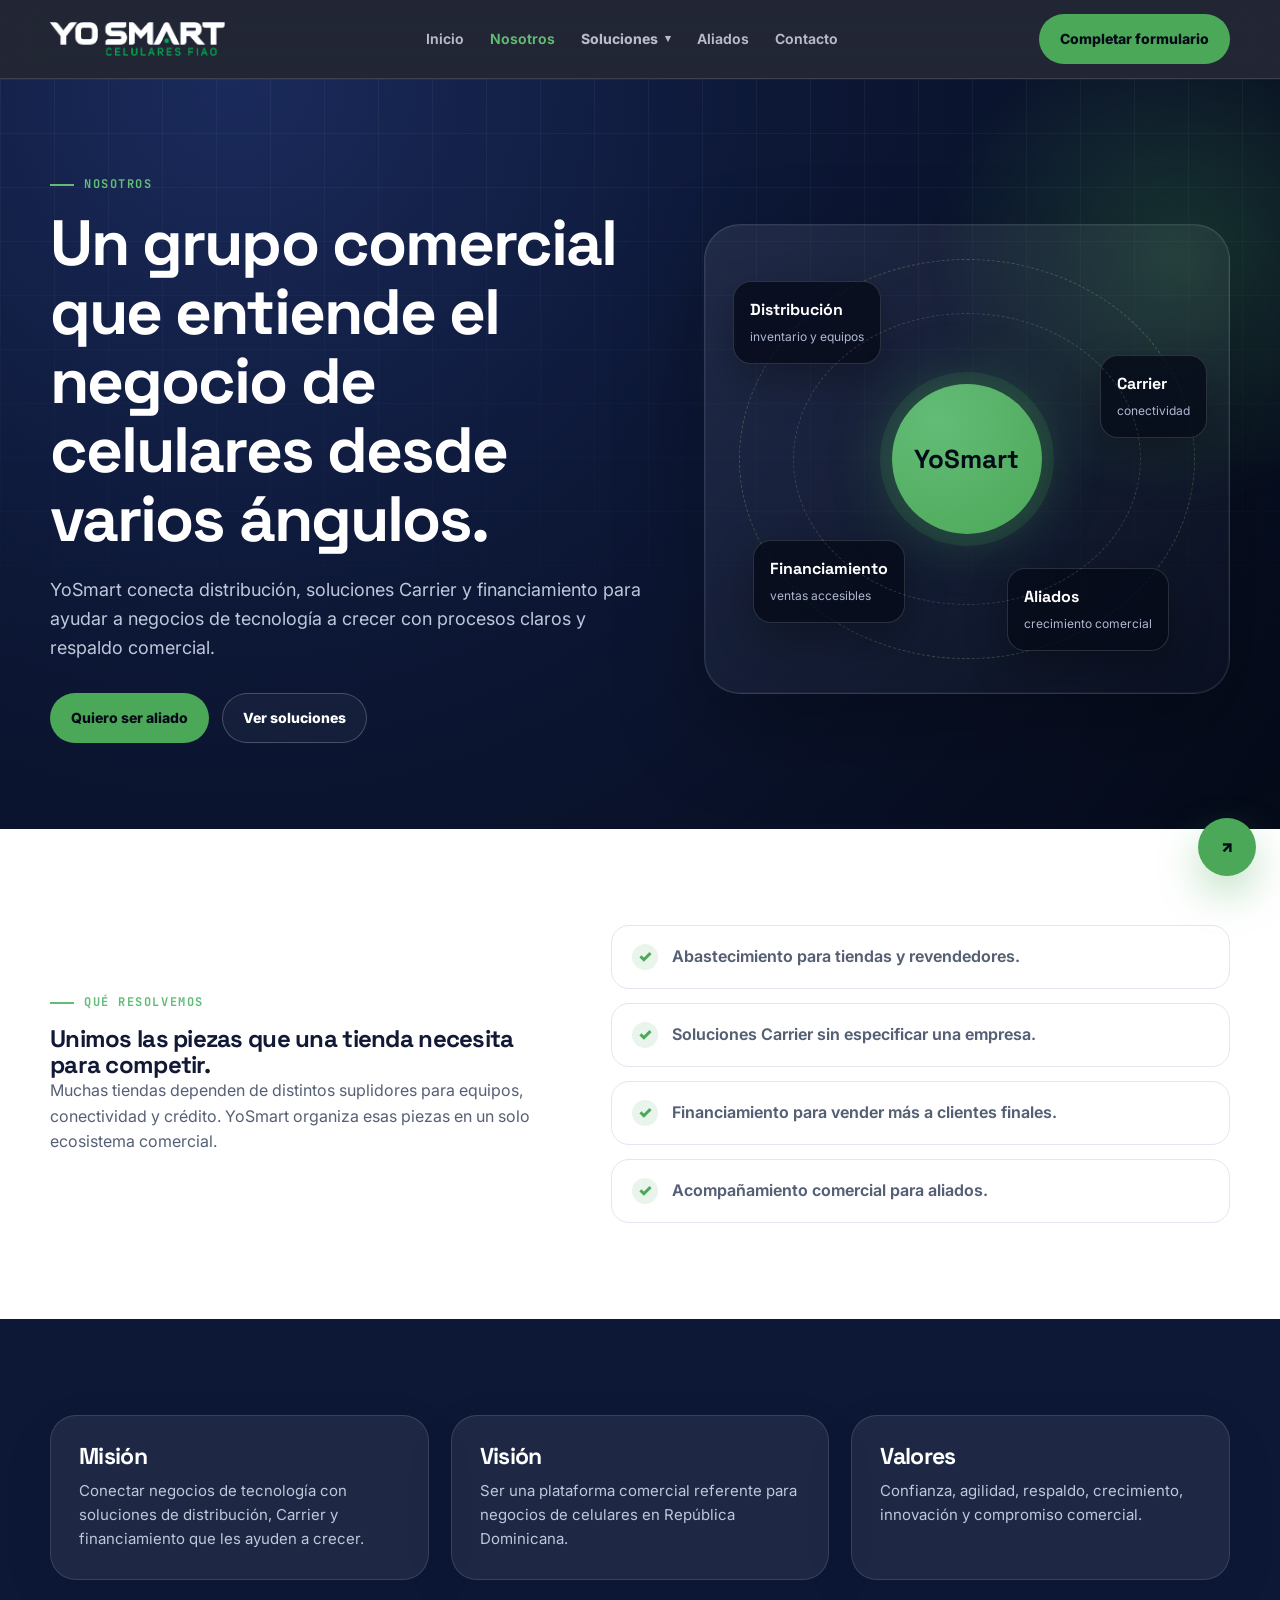
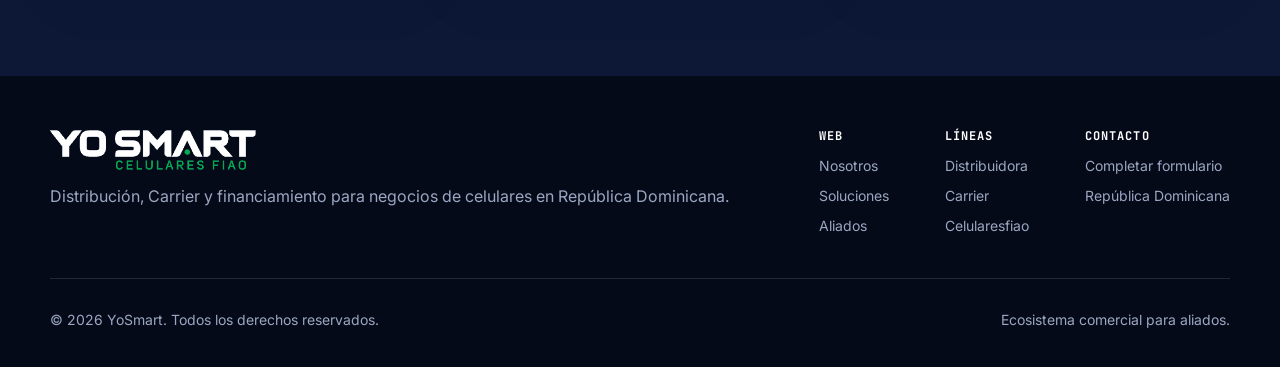
<file: nosotros.html>
<!DOCTYPE html>
<html lang="es">
<head>
<meta charset="UTF-8"><meta name="viewport" content="width=device-width, initial-scale=1.0">
<title>Nosotros | YoSmart</title><meta name="description" content="Conoce YoSmart, ecosistema comercial para negocios de celulares en República Dominicana.">
<link rel="preconnect" href="https://fonts.googleapis.com"><link rel="preconnect" href="https://fonts.gstatic.com" crossorigin>
<link href="https://fonts.googleapis.com/css2?family=Space+Grotesk:wght@500;600;700&family=Inter:wght@400;500;600;700;800&family=JetBrains+Mono:wght@500;600;700&display=swap" rel="stylesheet">
<link rel="stylesheet" href="styles.css">
</head>
<body>
<header class="header"><div class="wrap nav"><a class="logo" href="index.html"><img src="[data-uri]" alt="YoSmart"></a><nav class="nav-links">
      <a class="nav-link" href="index.html">Inicio</a>
      <a class="nav-link active" href="nosotros.html">Nosotros</a>
      <div class="nav-dropdown">
        <button class="nav-drop-toggle" type="button" aria-expanded="false">Soluciones <span>▾</span></button>
        <div class="nav-submenu">
          <a class="" href="celularesfiao.html">Celularesfiao</a>
          <a class="" href="carrier.html">Carrier</a>
          <a class="" href="distribuidora.html">Distribuidora</a>
        </div>
      </div>
      <a class="nav-link" href="aliados.html">Aliados</a>
      <a class="nav-link" href="contacto.html">Contacto</a>
    </nav><div class="nav-actions"><a class="btn btn-primary" href="contacto.html">Completar formulario</a><button class="menu-toggle" aria-label="Abrir menú">☰</button></div></div></header>
<section class="hero"><div class="wrap hero-grid"><div class="reveal"><div class="eyebrow">Nosotros</div><h1>Un grupo comercial que entiende el negocio de celulares desde varios ángulos.</h1><p>YoSmart conecta distribución, soluciones Carrier y financiamiento para ayudar a negocios de tecnología a crecer con procesos claros y respaldo comercial.</p><div class="hero-ctas"><a class="btn btn-primary" href="contacto.html">Quiero ser aliado</a><a class="btn btn-ghost" href="soluciones.html">Ver soluciones</a></div></div><div class="hero-visual reveal"><div class="orbit"><div class="core">YoSmart</div><div class="node n1"><b>Distribución</b><span>inventario y equipos</span></div><div class="node n2"><b>Carrier</b><span>conectividad</span></div><div class="node n3"><b>Financiamiento</b><span>ventas accesibles</span></div><div class="node n4"><b>Aliados</b><span>crecimiento comercial</span></div></div></div></div></section><section class="section white"><div class="wrap split"><div class="reveal"><div class="eyebrow">Qué resolvemos</div><h2>Unimos las piezas que una tienda necesita para competir.</h2><p class="slate">Muchas tiendas dependen de distintos suplidores para equipos, conectividad y crédito. YoSmart organiza esas piezas en un solo ecosistema comercial.</p></div><ul class="big-list reveal"><li>Abastecimiento para tiendas y revendedores.</li><li>Soluciones Carrier sin especificar una empresa.</li><li>Financiamiento para vender más a clientes finales.</li><li>Acompañamiento comercial para aliados.</li></ul></div></section><section class="section dark"><div class="wrap"><div class="grid-3"><div class="card reveal"><h3>Misión</h3><p>Conectar negocios de tecnología con soluciones de distribución, Carrier y financiamiento que les ayuden a crecer.</p></div><div class="card reveal"><h3>Visión</h3><p>Ser una plataforma comercial referente para negocios de celulares en República Dominicana.</p></div><div class="card reveal"><h3>Valores</h3><p>Confianza, agilidad, respaldo, crecimiento, innovación y compromiso comercial.</p></div></div></div></section>
<a class="wa" href="contacto.html" aria-label="Formulario">↗</a>
<footer class="footer"><div class="wrap"><div class="footer-grid"><div><img src="[data-uri]" alt="YoSmart"><p>Distribución, Carrier y financiamiento para negocios de celulares en República Dominicana.</p></div><div class="footer-cols"><div><h4>Web</h4><a href="nosotros.html">Nosotros</a><a href="soluciones.html">Soluciones</a><a href="aliados.html">Aliados</a></div><div><h4>Líneas</h4><a href="distribuidora.html">Distribuidora</a><a href="carrier.html">Carrier</a><a href="celularesfiao.html">Celularesfiao</a></div><div><h4>Contacto</h4><a href="contacto.html">Completar formulario</a><span>República Dominicana</span></div></div></div><div class="footer-bottom"><span>© 2026 YoSmart. Todos los derechos reservados.</span><span>Ecosistema comercial para aliados.</span></div></div></footer>
<script src="main.js"></script>
</body></html>
</file>
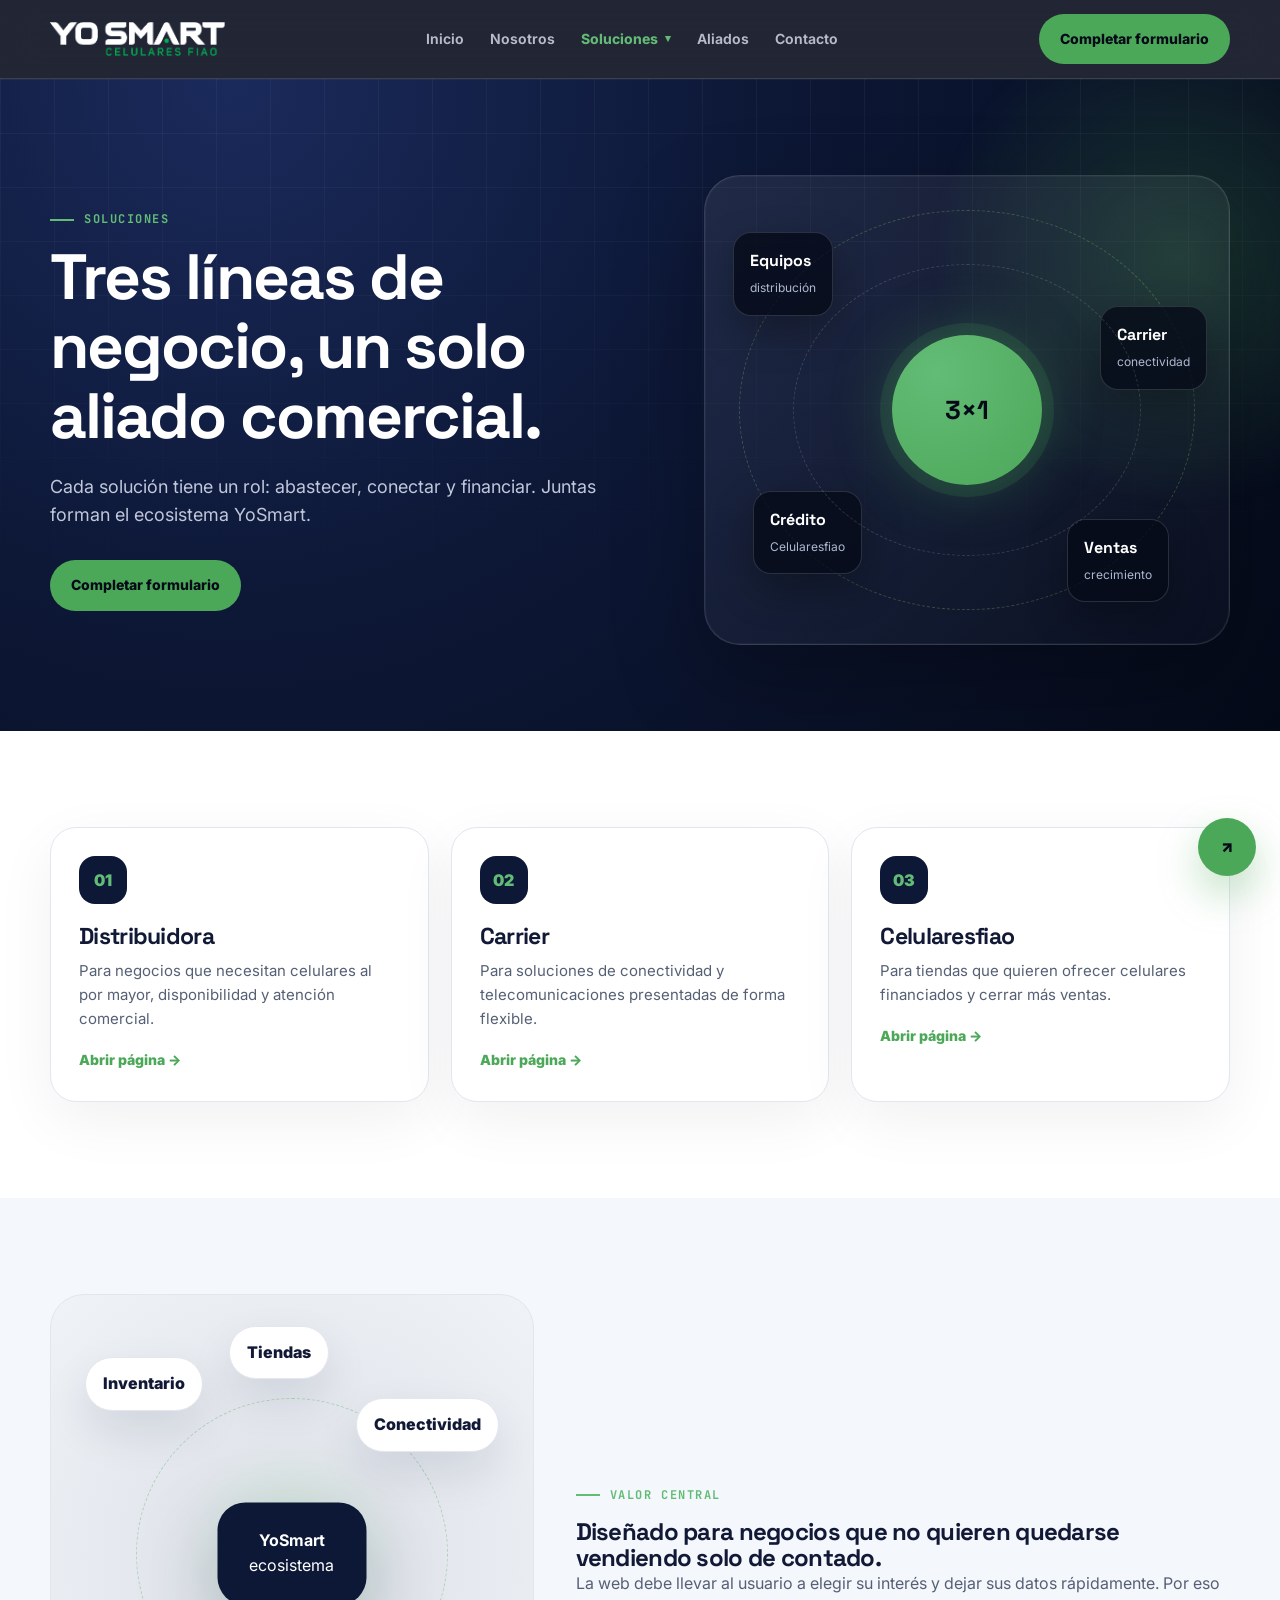
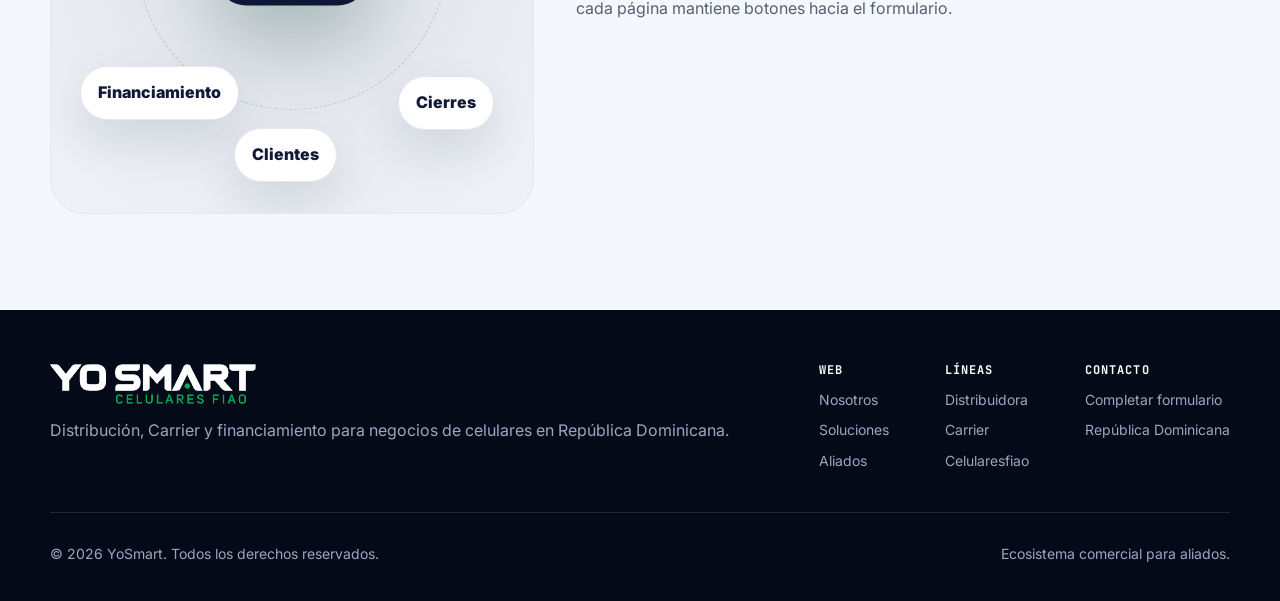
<file: soluciones.html>
<!DOCTYPE html>
<html lang="es">
<head>
<meta charset="UTF-8"><meta name="viewport" content="width=device-width, initial-scale=1.0">
<title>Soluciones | YoSmart</title><meta name="description" content="Distribución de celulares, Carrier y Celularesfiao en una sola plataforma comercial.">
<link rel="preconnect" href="https://fonts.googleapis.com"><link rel="preconnect" href="https://fonts.gstatic.com" crossorigin>
<link href="https://fonts.googleapis.com/css2?family=Space+Grotesk:wght@500;600;700&family=Inter:wght@400;500;600;700;800&family=JetBrains+Mono:wght@500;600;700&display=swap" rel="stylesheet">
<link rel="stylesheet" href="styles.css">
</head>
<body>
<header class="header"><div class="wrap nav"><a class="logo" href="index.html"><img src="[data-uri]" alt="YoSmart"></a><nav class="nav-links">
      <a class="nav-link" href="index.html">Inicio</a>
      <a class="nav-link" href="nosotros.html">Nosotros</a>
      <div class="nav-dropdown active">
        <button class="nav-drop-toggle" type="button" aria-expanded="false">Soluciones <span>▾</span></button>
        <div class="nav-submenu">
          <a class="" href="celularesfiao.html">Celularesfiao</a>
          <a class="" href="carrier.html">Carrier</a>
          <a class="" href="distribuidora.html">Distribuidora</a>
        </div>
      </div>
      <a class="nav-link" href="aliados.html">Aliados</a>
      <a class="nav-link" href="contacto.html">Contacto</a>
    </nav><div class="nav-actions"><a class="btn btn-primary" href="contacto.html">Completar formulario</a><button class="menu-toggle" aria-label="Abrir menú">☰</button></div></div></header>
<section class="hero"><div class="wrap hero-grid"><div class="reveal"><div class="eyebrow">Soluciones</div><h1>Tres líneas de negocio, un solo aliado comercial.</h1><p>Cada solución tiene un rol: abastecer, conectar y financiar. Juntas forman el ecosistema YoSmart.</p><a class="btn btn-primary" href="contacto.html">Completar formulario</a></div><div class="hero-visual reveal"><div class="orbit"><div class="core">3×1</div><div class="node n1"><b>Equipos</b><span>distribución</span></div><div class="node n2"><b>Carrier</b><span>conectividad</span></div><div class="node n3"><b>Crédito</b><span>Celularesfiao</span></div><div class="node n4"><b>Ventas</b><span>crecimiento</span></div></div></div></div></section><section class="section white"><div class="wrap"><div class="grid-3"><div class="card reveal"><div class="icon">01</div><h3>Distribuidora</h3><p>Para negocios que necesitan celulares al por mayor, disponibilidad y atención comercial.</p><a class="card-link" href="distribuidora.html">Abrir página →</a></div><div class="card reveal"><div class="icon">02</div><h3>Carrier</h3><p>Para soluciones de conectividad y telecomunicaciones presentadas de forma flexible.</p><a class="card-link" href="carrier.html">Abrir página →</a></div><div class="card reveal"><div class="icon">03</div><h3>Celularesfiao</h3><p>Para tiendas que quieren ofrecer celulares financiados y cerrar más ventas.</p><a class="card-link" href="celularesfiao.html">Abrir página →</a></div></div></div></section><section class="section"><div class="wrap ecosystem"><div class="eco-map reveal"><div class="eco-center"><b>YoSmart</b><br><span>ecosistema</span></div><div class="eco-pill p1">Inventario</div><div class="eco-pill p2">Conectividad</div><div class="eco-pill p3">Financiamiento</div><div class="eco-pill p4">Cierres</div><div class="eco-pill p5">Tiendas</div><div class="eco-pill p6">Clientes</div></div><div class="reveal"><div class="eyebrow">Valor central</div><h2>Diseñado para negocios que no quieren quedarse vendiendo solo de contado.</h2><p class="slate">La web debe llevar al usuario a elegir su interés y dejar sus datos rápidamente. Por eso cada página mantiene botones hacia el formulario.</p></div></div></section>
<a class="wa" href="contacto.html" aria-label="Formulario">↗</a>
<footer class="footer"><div class="wrap"><div class="footer-grid"><div><img src="[data-uri]" alt="YoSmart"><p>Distribución, Carrier y financiamiento para negocios de celulares en República Dominicana.</p></div><div class="footer-cols"><div><h4>Web</h4><a href="nosotros.html">Nosotros</a><a href="soluciones.html">Soluciones</a><a href="aliados.html">Aliados</a></div><div><h4>Líneas</h4><a href="distribuidora.html">Distribuidora</a><a href="carrier.html">Carrier</a><a href="celularesfiao.html">Celularesfiao</a></div><div><h4>Contacto</h4><a href="contacto.html">Completar formulario</a><span>República Dominicana</span></div></div></div><div class="footer-bottom"><span>© 2026 YoSmart. Todos los derechos reservados.</span><span>Ecosistema comercial para aliados.</span></div></div></footer>
<script src="main.js"></script>
</body></html>
</file>
<file: styles.css>
:root{
  --navy:#0D1837;--navy-2:#101E44;--deep:#050A18;--deep-2:#081126;--green:#4CA859;--green-2:#63BC76;--lime:#B5FF7A;--white:#fff;--off:#F4F7FB;--muted:#AAB3C9;--text:#111936;--slate:#566075;--line:rgba(255,255,255,.12);--line-dark:#E1E6EF;--max:1180px;--display:'Space Grotesk',sans-serif;--body:'Inter',sans-serif;--mono:'JetBrains Mono',monospace;
}
*{box-sizing:border-box;margin:0;padding:0}html{scroll-behavior:smooth}body{font-family:var(--body);background:var(--off);color:var(--text);line-height:1.6;overflow-x:hidden}a{color:inherit;text-decoration:none}img{max-width:100%;display:block}ul{list-style:none}.wrap{width:min(var(--max),calc(100% - 48px));margin:auto}@media(max-width:640px){.wrap{width:min(var(--max),calc(100% - 34px));}}
h1,h2,h3,h4{font-family:var(--display);letter-spacing:-.03em;line-height:1.08}.eyebrow{font-family:var(--mono);font-size:12px;letter-spacing:.13em;text-transform:uppercase;color:var(--green-2);font-weight:700;margin-bottom:14px;display:flex;align-items:center;gap:10px}.eyebrow:before{content:"";width:24px;height:2px;background:var(--green-2);display:block}.muted{color:var(--muted)}.slate{color:var(--slate)}
.header{position:sticky;top:0;z-index:50;background:rgba(5,10,24,.88);backdrop-filter:blur(18px);border-bottom:1px solid var(--line)}
.nav{min-height:78px;display:flex;align-items:center;justify-content:space-between;gap:24px}.logo img{height:34px}
.nav-links{display:flex;align-items:center;gap:26px;color:#D7DDED;font-size:14px;font-weight:650}.nav-link,.nav-drop-toggle{opacity:.82;transition:.2s}.nav-link:hover,.nav-link.active,.nav-dropdown.active>.nav-drop-toggle,.nav-submenu a:hover,.nav-submenu a.active{opacity:1;color:var(--green-2)}
.nav-dropdown{position:relative;display:flex;align-items:center}.nav-drop-toggle{border:0;background:transparent;color:inherit;font:inherit;font-weight:750;cursor:pointer;display:flex;align-items:center;gap:7px;padding:28px 0}.nav-drop-toggle span{font-size:11px;transition:.2s}
.nav-submenu{position:absolute;top:100%;left:50%;transform:translate(-50%,-8px);min-width:230px;padding:10px;background:rgba(10,17,36,.98);border:1px solid var(--line);border-radius:18px;box-shadow:0 24px 60px rgba(0,0,0,.38);opacity:0;visibility:hidden;pointer-events:none;transition:.2s}.nav-dropdown:hover .nav-submenu,.nav-dropdown.open .nav-submenu{opacity:1;visibility:visible;pointer-events:auto;transform:translate(-50%,0)}.nav-dropdown:hover .nav-drop-toggle span,.nav-dropdown.open .nav-drop-toggle span{transform:rotate(180deg)}.nav-submenu a{display:block;padding:11px 13px;border-radius:12px;color:#D7DDED;opacity:.82;transition:.2s}.nav-submenu a:hover,.nav-submenu a.active{background:rgba(81,181,98,.12)}
.nav-actions{display:flex;gap:12px;align-items:center}.menu-toggle{display:none;border:1px solid var(--line);background:rgba(255,255,255,.04);color:white;border-radius:12px;padding:9px 12px;font-size:20px}.btn{display:inline-flex;align-items:center;justify-content:center;gap:8px;padding:13px 20px;border-radius:999px;font-size:14px;font-weight:800;border:1px solid transparent;transition:.2s;cursor:pointer}.btn-primary{background:var(--green);color:var(--deep)}.btn-primary:hover{background:var(--green-2);transform:translateY(-2px)}.btn-ghost{color:white;border-color:rgba(255,255,255,.22);background:rgba(255,255,255,.04)}.btn-ghost:hover{border-color:var(--green-2);color:var(--green-2)}.btn-dark{background:var(--navy);color:white}.btn-light{background:white;color:var(--navy)}
@media(max-width:980px){.menu-toggle{display:block}.nav{min-height:74px}.logo img{height:30px}.nav-actions .btn{display:none}.nav-links{position:fixed;inset:74px 0 auto 0;background:var(--deep);border-bottom:1px solid var(--line);padding:18px 22px 22px;display:none;flex-direction:column;align-items:flex-start;gap:4px}.nav-links.open{display:flex}.nav-link{width:100%;padding:10px 0}.nav-dropdown{width:100%;display:block}.nav-drop-toggle{width:100%;justify-content:space-between;padding:10px 0}.nav-submenu{position:static;transform:none;min-width:0;width:100%;margin:4px 0 8px;padding:6px;background:rgba(255,255,255,.035);box-shadow:none;display:none;opacity:1;visibility:visible;pointer-events:auto}.nav-dropdown.open .nav-submenu{display:block;transform:none}.nav-submenu a{padding:10px 12px}.nav-dropdown:hover .nav-submenu{transform:none}.nav-dropdown:hover .nav-drop-toggle span{transform:none}.nav-dropdown.open .nav-drop-toggle span{transform:rotate(180deg)}}
.hero{position:relative;overflow:hidden;color:white;background:radial-gradient(circle at 18% 0%,#1A2A5B 0%,var(--navy) 42%,var(--deep) 100%);padding:96px 0 86px}.hero:before{content:"";position:absolute;inset:0;background-image:linear-gradient(rgba(255,255,255,.045) 1px,transparent 1px),linear-gradient(90deg,rgba(255,255,255,.045) 1px,transparent 1px);background-size:54px 54px;mask-image:linear-gradient(to bottom,#000,transparent 85%)}.hero:after{content:"";position:absolute;right:-160px;top:-80px;width:520px;height:520px;border-radius:50%;background:radial-gradient(circle,rgba(76,168,89,.25),transparent 68%);filter:blur(4px)}.hero-grid{position:relative;z-index:1;display:grid;grid-template-columns:1fr .88fr;gap:56px;align-items:center}.hero h1{font-size:clamp(38px,5vw,72px);max-width:850px}.hero p{font-size:18px;color:#BFC7DA;margin:22px 0 30px;max-width:650px}.hero-ctas{display:flex;flex-wrap:wrap;gap:13px}.hero-form{background:rgba(255,255,255,.08);border:1px solid rgba(255,255,255,.16);box-shadow:0 30px 80px rgba(0,0,0,.3);backdrop-filter:blur(18px);border-radius:28px;padding:26px}.hero-form h3{font-size:22px;color:white;margin-bottom:8px}.hero-form p{font-size:14px;margin:0 0 18px}.form-grid{display:grid;gap:12px}.field input,.field select,.field textarea{width:100%;border:1px solid rgba(255,255,255,.16);background:rgba(5,10,24,.62);color:white;border-radius:14px;padding:13px 14px;font:500 14px var(--body);outline:none}.light-form .field input,.light-form .field select,.light-form .field textarea{background:white;color:var(--text);border:1px solid var(--line-dark)}.field textarea{min-height:120px;resize:vertical}.field label{display:block;font:800 11px var(--mono);letter-spacing:.08em;text-transform:uppercase;color:#98A5C2;margin-bottom:6px}.note{font-size:12px!important;color:#98A5C2!important;margin:10px 0 0!important}.hero-visual{position:relative;min-height:470px}.orbit{position:absolute;inset:0;border:1px solid rgba(255,255,255,.12);border-radius:36px;background:linear-gradient(145deg,rgba(255,255,255,.08),rgba(255,255,255,.02));box-shadow:inset 0 0 0 1px rgba(255,255,255,.04),0 35px 90px rgba(0,0,0,.28);overflow:hidden}.orbit:before{content:"";position:absolute;inset:34px;border:1px dashed rgba(181,255,122,.22);border-radius:50%;animation:spin 28s linear infinite}.orbit:after{content:"";position:absolute;inset:88px;border:1px dashed rgba(255,255,255,.15);border-radius:50%;animation:spin 18s linear infinite reverse}.core{position:absolute;left:50%;top:50%;transform:translate(-50%,-50%);width:150px;height:150px;border-radius:50%;display:grid;place-items:center;background:radial-gradient(circle at 30% 25%,var(--green-2),var(--green));color:var(--deep);font:900 26px var(--display);box-shadow:0 0 0 12px rgba(76,168,89,.14),0 0 60px rgba(76,168,89,.38)}.node{position:absolute;background:rgba(5,10,24,.8);border:1px solid rgba(255,255,255,.14);border-radius:18px;padding:15px 16px;color:white;box-shadow:0 16px 40px rgba(0,0,0,.28);animation:float 5s ease-in-out infinite}.node b{display:block;font-family:var(--display);font-size:16px}.node span{font-size:12px;color:#AEB8D0}.node.n1{left:28px;top:56px}.node.n2{right:22px;top:130px;animation-delay:.8s}.node.n3{left:48px;bottom:70px;animation-delay:1.4s}.node.n4{right:60px;bottom:42px;animation-delay:2.1s}.signal{width:10px;height:10px;border-radius:50%;background:var(--green-2);box-shadow:0 0 0 8px rgba(76,168,89,.14);display:inline-block;margin-right:8px}@keyframes spin{to{transform:rotate(360deg)}}@keyframes float{0%,100%{transform:translateY(0)}50%{transform:translateY(-10px)}}
@media(max-width:980px){.hero-grid{grid-template-columns:1fr}.hero-visual{min-height:380px}.hero{padding:74px 0}.orbit{position:relative;height:380px}.hero h1{font-size:40px}}
.section{padding:96px 0}.section.dark{background:var(--navy);color:white}.section.deep{background:var(--deep);color:white}.section.white{background:white}.section-head{max-width:760px;margin-bottom:42px}.section-head.center{text-align:center;margin-left:auto;margin-right:auto}.section-head h2{font-size:clamp(32px,4vw,52px)}.section-head p{margin-top:16px;color:var(--slate);font-size:17px}.dark .section-head p,.deep .section-head p{color:#BFC7DA}.grid-3{display:grid;grid-template-columns:repeat(3,1fr);gap:22px}.grid-2{display:grid;grid-template-columns:repeat(2,1fr);gap:28px}.card{background:white;border:1px solid var(--line-dark);border-radius:26px;padding:28px;box-shadow:0 18px 60px rgba(13,24,55,.06);transition:.22s}.card:hover{transform:translateY(-6px);box-shadow:0 28px 70px rgba(13,24,55,.12)}.dark .card,.deep .card{background:rgba(255,255,255,.07);border-color:rgba(255,255,255,.12);color:white}.card .icon{width:48px;height:48px;border-radius:16px;display:grid;place-items:center;background:var(--navy);color:var(--green-2);font-weight:900;margin-bottom:20px}.card h3{font-size:23px;margin-bottom:10px}.card p{color:var(--slate);font-size:15px}.dark .card p,.deep .card p{color:#BFC7DA}.card-link{display:inline-flex;margin-top:18px;font-weight:850;color:var(--green);font-size:14px}.ecosystem{display:grid;grid-template-columns:.85fr 1.15fr;gap:42px;align-items:center}.eco-map{position:relative;min-height:520px;border-radius:34px;background:radial-gradient(circle at center,rgba(76,168,89,.22),rgba(13,24,55,.08) 32%,rgba(13,24,55,.02));border:1px solid var(--line-dark);overflow:hidden}.eco-map:before{content:"";position:absolute;left:50%;top:50%;width:310px;height:310px;transform:translate(-50%,-50%);border:1px dashed rgba(76,168,89,.35);border-radius:50%;animation:spin 26s linear infinite}.eco-center{position:absolute;left:50%;top:50%;transform:translate(-50%,-50%);background:var(--navy);color:white;border-radius:28px;padding:26px 32px;text-align:center;box-shadow:0 30px 80px rgba(13,24,55,.25)}.eco-pill{position:absolute;background:white;border:1px solid var(--line-dark);border-radius:999px;padding:13px 17px;font-weight:850;box-shadow:0 20px 45px rgba(13,24,55,.1)}.p1{left:7%;top:12%}.p2{right:7%;top:20%}.p3{left:6%;bottom:18%}.p4{right:8%;bottom:16%}.p5{left:37%;top:6%}.p6{left:38%;bottom:6%}.dashboard{display:grid;gap:16px}.dash-card{border-radius:24px;background:var(--deep);color:white;padding:22px;border:1px solid rgba(255,255,255,.08);position:relative;overflow:hidden}.dash-card:after{content:"";position:absolute;right:-30px;top:-40px;width:140px;height:140px;border-radius:50%;background:rgba(76,168,89,.18)}.dash-card b{font:900 28px var(--display);display:block;color:var(--green-2)}.dash-card span{font-size:13px;color:#BFC7DA}.split{display:grid;grid-template-columns:.9fr 1.1fr;gap:54px;align-items:center}.big-list{display:grid;gap:14px}.big-list li{background:white;border:1px solid var(--line-dark);border-radius:18px;padding:18px 20px;display:flex;gap:14px;color:var(--slate);font-weight:650}.big-list li:before{content:"✓";width:26px;height:26px;border-radius:50%;display:grid;place-items:center;background:rgba(76,168,89,.12);color:var(--green);font-weight:900;flex:0 0 26px}.dark .big-list li,.deep .big-list li{background:rgba(255,255,255,.07);border-color:rgba(255,255,255,.12);color:#D7DDED}.steps{display:grid;grid-template-columns:repeat(5,1fr);gap:14px}.step{position:relative;background:white;border:1px solid var(--line-dark);border-radius:22px;padding:22px;min-height:180px}.step .num{font:900 15px var(--mono);color:var(--green);margin-bottom:28px;display:block}.step h3{font-size:19px}.step p{font-size:14px;color:var(--slate);margin-top:8px}.faq-list{display:grid;gap:12px;max-width:900px}.faq-item{background:white;border:1px solid var(--line-dark);border-radius:18px;overflow:hidden}.faq-q{width:100%;text-align:left;background:none;border:0;padding:20px 22px;font:800 16px var(--body);display:flex;justify-content:space-between;gap:20px;cursor:pointer}.faq-a{display:none;padding:0 22px 20px;color:var(--slate)}.faq-item.open .faq-a{display:block}.cta{border-radius:36px;padding:54px;background:radial-gradient(circle at 82% 12%,rgba(181,255,122,.22),transparent 32%),linear-gradient(135deg,var(--navy),var(--deep));color:white;display:flex;align-items:center;justify-content:space-between;gap:30px}.cta h2{font-size:42px;max-width:640px}.contact-grid{display:grid;grid-template-columns:.8fr 1.2fr;gap:36px}.footer{background:var(--deep);color:#9BA7C2;padding:54px 0 28px}.footer-grid{display:flex;justify-content:space-between;gap:28px;flex-wrap:wrap;border-bottom:1px solid var(--line);padding-bottom:32px}.footer img{height:40px;margin-bottom:14px}.footer-cols{display:flex;gap:56px;flex-wrap:wrap}.footer h4{font-family:var(--mono);font-size:12px;color:white;letter-spacing:.09em;text-transform:uppercase;margin-bottom:12px}.footer a,.footer span{display:block;margin:8px 0;font-size:14px}.footer-bottom{padding-top:22px;font-size:12px;display:flex;justify-content:space-between;gap:12px;flex-wrap:wrap}.wa{position:fixed;right:24px;bottom:24px;width:58px;height:58px;border-radius:50%;display:grid;place-items:center;background:var(--green);color:var(--deep);z-index:40;font-weight:900;box-shadow:0 18px 40px rgba(76,168,89,.35)}.reveal{opacity:0;transform:translateY(18px);transition:.55s ease}.reveal.in{opacity:1;transform:none}
@media(max-width:980px){.grid-3,.grid-2,.ecosystem,.split,.contact-grid{grid-template-columns:1fr}.steps{grid-template-columns:1fr 1fr}.cta{display:block}.cta .btn{margin-top:24px}.eco-map{min-height:420px}.section{padding:72px 0}}@media(max-width:620px){.grid-3,.grid-2,.steps{grid-template-columns:1fr}.hero-form{padding:20px}.node{font-size:12px}.node.n2{right:8px}.node.n4{right:14px}.cta{padding:34px 24px}.cta h2{font-size:32px}.section-head h2{font-size:32px}}
</file>
